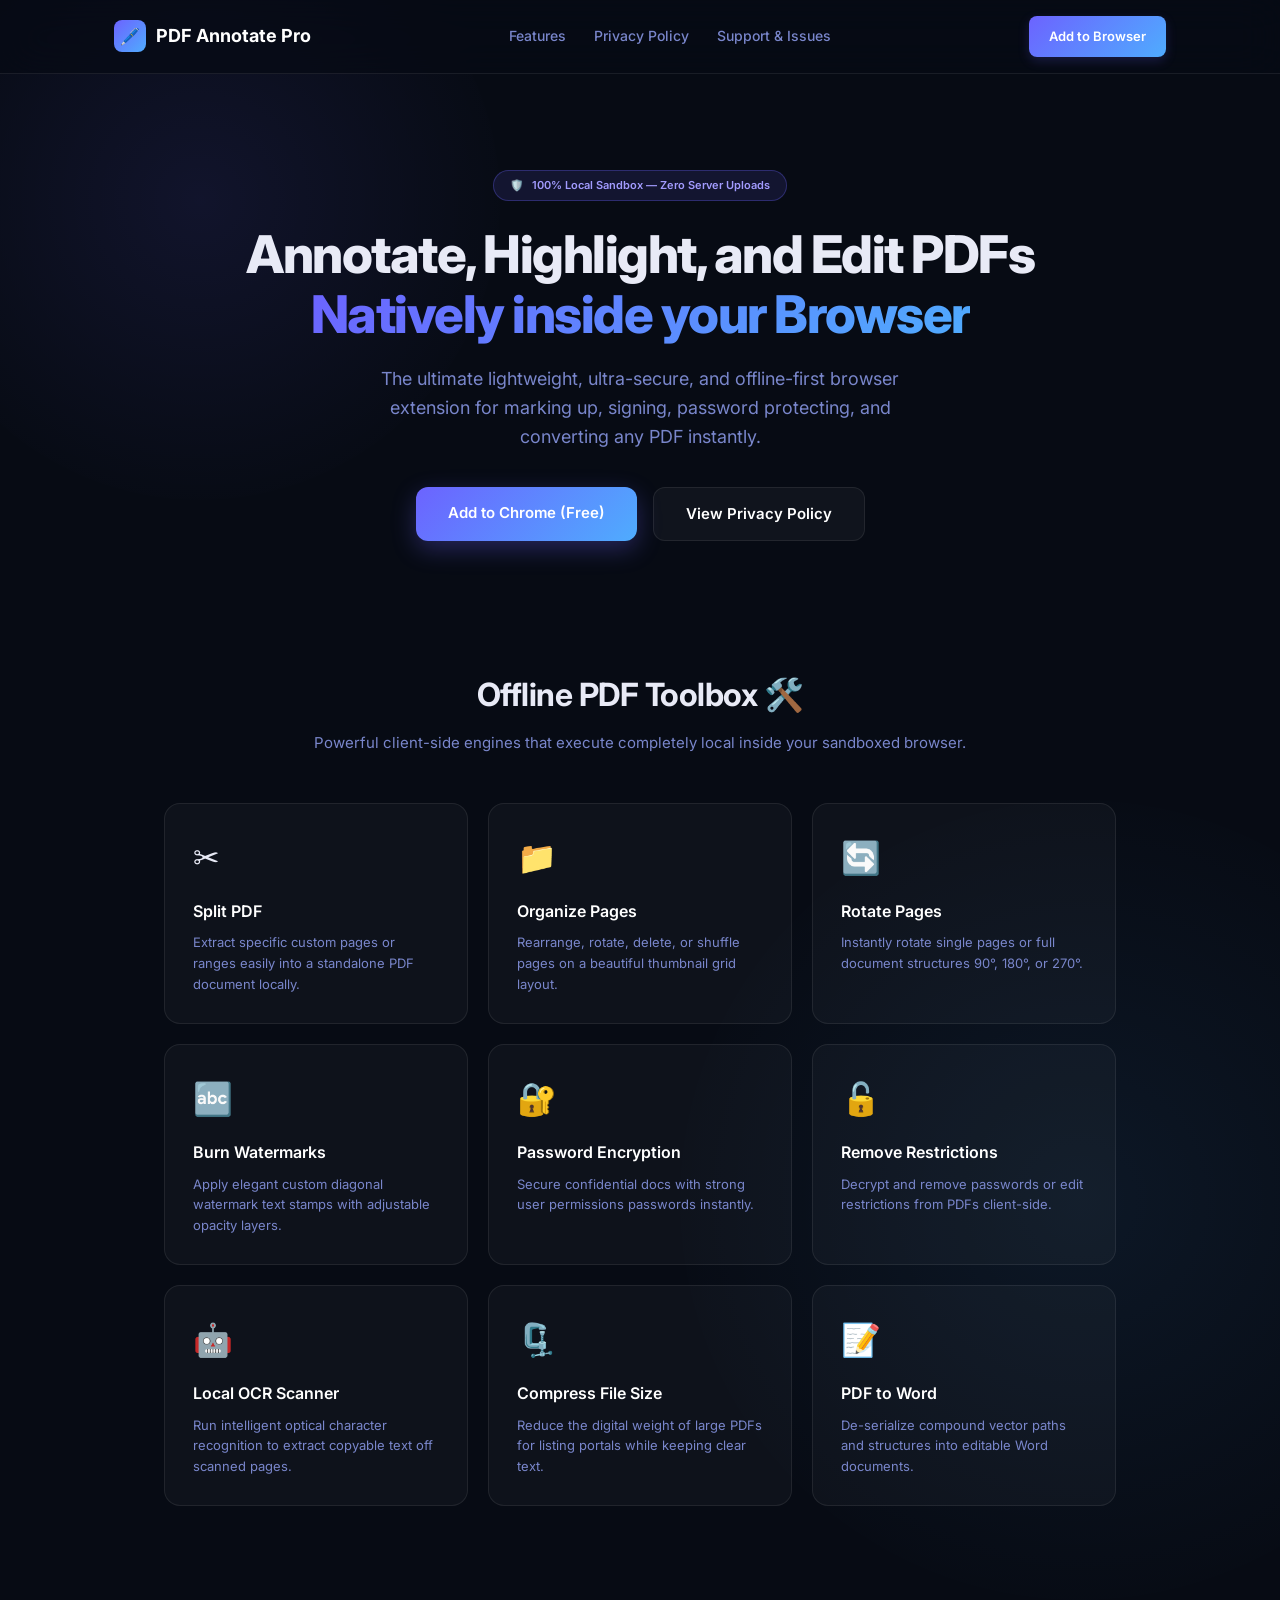
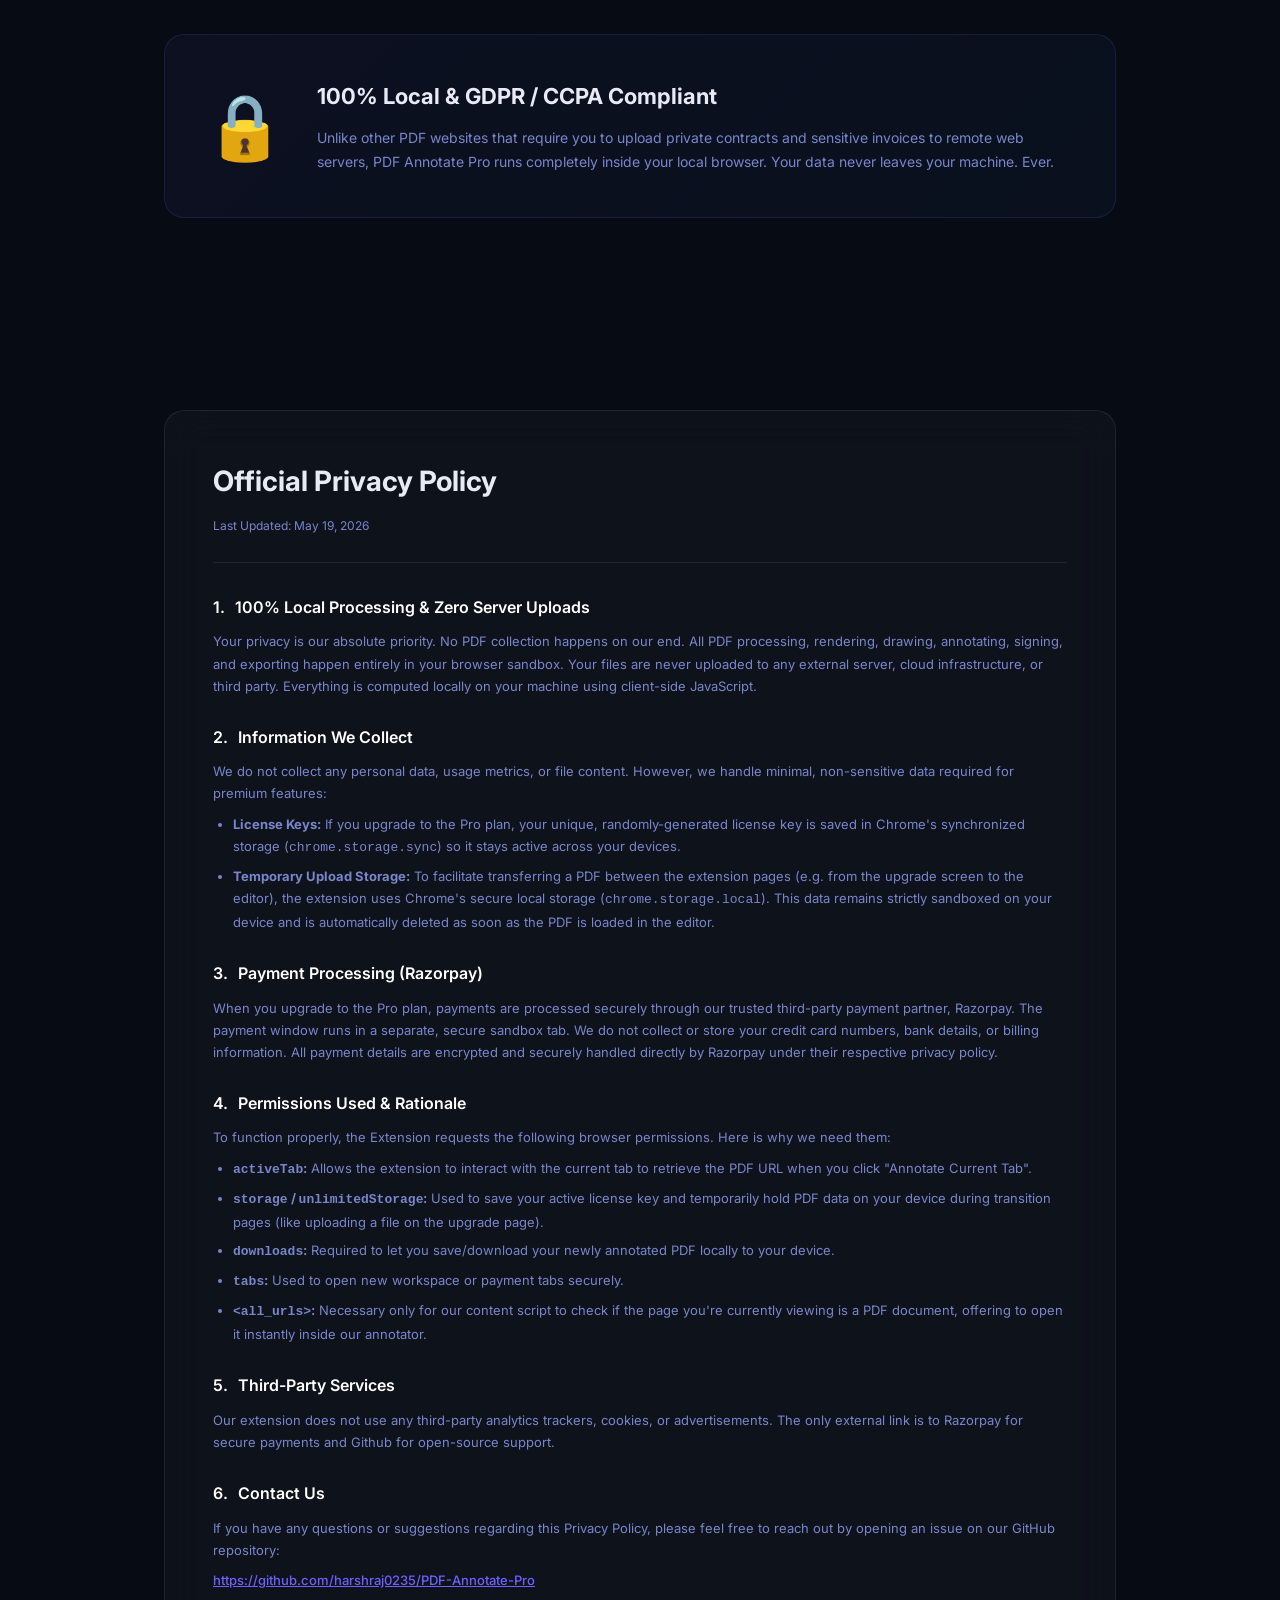
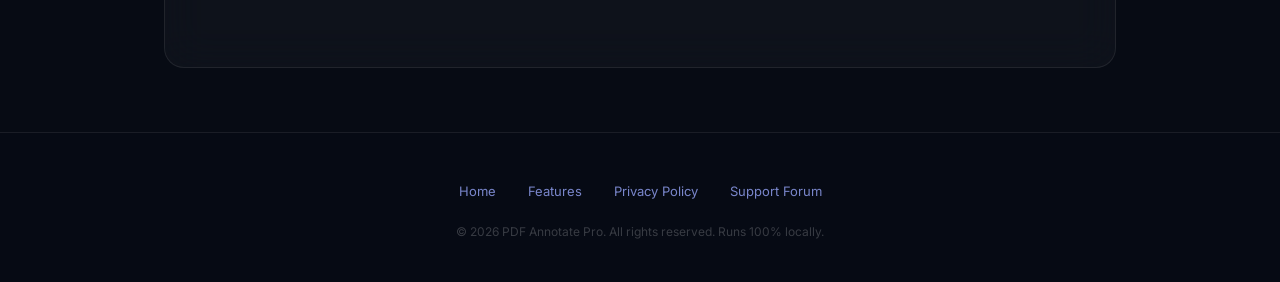
<file: index.html>
<!DOCTYPE html>
<html lang="en">
<head>
  <meta charset="UTF-8" />
  <meta name="viewport" content="width=device-width, initial-scale=1.0" />
  <title>PDF Annotate Pro — Elegant, Local & Private PDF Editor</title>
  <link href="https://fonts.googleapis.com/css2?family=Inter:wght@300;400;500;600;700;800&display=swap" rel="stylesheet" />
  <style>
    *, *::before, *::after { margin: 0; padding: 0; box-sizing: border-box; }
    
    :root {
      --bg: #070b14;
      --surface: #0f1424;
      --primary: #6c63ff;
      --accent: #4facfe;
      --text: #e8eaf6;
      --muted: #7986cb;
      --success: #00e5a0;
      --danger: #ff6584;
      --glass: rgba(255, 255, 255, 0.03);
      --glass-border: rgba(255, 255, 255, 0.08);
      --glass-hover: rgba(255, 255, 255, 0.06);
    }

    body {
      background: var(--bg);
      color: var(--text);
      font-family: 'Inter', system-ui, sans-serif;
      line-height: 1.6;
      overflow-x: hidden;
      scroll-behavior: smooth;
    }

    /* Ambient glow backgrounds */
    .bg-glow-1 {
      position: absolute; top: -100px; left: -100px;
      width: 600px; height: 600px; border-radius: 50%;
      background: radial-gradient(circle, rgba(108, 99, 255, 0.1) 0%, transparent 75%);
      pointer-events: none; z-index: 0;
    }
    .bg-glow-2 {
      position: absolute; top: 800px; right: -200px;
      width: 800px; height: 800px; border-radius: 50%;
      background: radial-gradient(circle, rgba(79, 172, 254, 0.08) 0%, transparent 75%);
      pointer-events: none; z-index: 0;
    }

    /* Navigation */
    header {
      position: sticky; top: 0; z-index: 100;
      background: rgba(7, 11, 20, 0.7);
      backdrop-filter: blur(20px);
      border-bottom: 1px solid var(--glass-border);
    }
    .nav-container {
      max-width: 1100px; margin: 0 auto;
      padding: 16px 24px;
      display: flex; justify-content: space-between; align-items: center;
    }
    .logo {
      display: flex; align-items: center; gap: 10px;
      font-weight: 700; font-size: 18px; color: #fff;
      text-decoration: none;
    }
    .logo-icon {
      width: 32px; height: 32px;
      background: linear-gradient(135deg, var(--primary), var(--accent));
      border-radius: 8px;
      display: flex; align-items: center; justify-content: center;
      font-size: 16px; font-weight: bold;
    }
    .nav-links {
      display: flex; align-items: center; gap: 28px;
    }
    .nav-link {
      color: var(--muted); text-decoration: none; font-size: 14px;
      font-weight: 500; transition: color 0.2s;
    }
    .nav-link:hover { color: #fff; }
    .btn-nav-download {
      padding: 10px 20px; font-size: 13px; font-weight: 600;
      border-radius: 8px; border: none; cursor: pointer;
      background: linear-gradient(135deg, var(--primary), var(--accent));
      color: #fff; text-decoration: none; transition: transform 0.2s, box-shadow 0.2s;
      box-shadow: 0 4px 12px rgba(108, 99, 255, 0.2);
    }
    .btn-nav-download:hover {
      transform: translateY(-1px);
      box-shadow: 0 6px 18px rgba(108, 99, 255, 0.35);
    }

    /* Hero Section */
    .hero {
      max-width: 900px; margin: 0 auto;
      padding: 96px 24px 64px; text-align: center;
      position: relative; z-index: 1;
    }
    .hero-badge {
      display: inline-flex; align-items: center; gap: 8px;
      padding: 6px 16px; border-radius: 20px;
      background: rgba(108, 99, 255, 0.12);
      border: 1px solid rgba(108, 99, 255, 0.3);
      color: #a29bfe; font-size: 11px; font-weight: 600;
      margin-bottom: 24px;
    }
    .hero h1 {
      font-size: 52px; font-weight: 800; line-height: 1.15;
      letter-spacing: -1.5px; margin-bottom: 20px;
    }
    .hero h1 span {
      background: linear-gradient(135deg, var(--primary), var(--accent));
      -webkit-background-clip: text; -webkit-text-fill-color: transparent;
    }
    .hero p {
      font-size: 18px; color: var(--muted); max-width: 580px;
      margin: 0 auto 36px; line-height: 1.6;
    }
    .hero-actions {
      display: flex; justify-content: center; gap: 16px;
    }
    .btn-hero {
      padding: 14px 32px; font-size: 15px; font-weight: 600;
      border-radius: 12px; cursor: pointer; text-decoration: none;
      transition: all 0.2s;
    }
    .btn-hero-primary {
      background: linear-gradient(135deg, var(--primary), var(--accent));
      color: #fff; box-shadow: 0 8px 24px rgba(108, 99, 255, 0.3);
      border: none;
    }
    .btn-hero-primary:hover {
      transform: translateY(-2px);
      box-shadow: 0 12px 32px rgba(108, 99, 255, 0.45);
    }
    .btn-hero-secondary {
      background: rgba(255, 255, 255, 0.04);
      color: #fff; border: 1px solid var(--glass-border);
    }
    .btn-hero-secondary:hover {
      background: rgba(255, 255, 255, 0.08);
      border-color: rgba(255, 255, 255, 0.15);
    }

    /* Core Features Grid */
    .section-wrap {
      max-width: 1000px; margin: 0 auto;
      padding: 64px 24px; position: relative; z-index: 1;
    }
    .section-title {
      text-align: center; margin-bottom: 48px;
    }
    .section-title h2 {
      font-size: 32px; font-weight: 700; margin-bottom: 10px;
      letter-spacing: -0.5px;
    }
    .section-title p {
      font-size: 15px; color: var(--muted);
    }

    .features-grid {
      display: grid; grid-template-columns: repeat(auto-fit, minmax(280px, 1fr));
      gap: 20px;
    }
    .feature-card {
      background: var(--glass);
      border: 1px solid var(--glass-border);
      border-radius: 16px; padding: 28px;
      transition: transform 0.2s, border-color 0.2s;
    }
    .feature-card:hover {
      transform: translateY(-2px);
      border-color: rgba(108, 99, 255, 0.25);
      background: rgba(255, 255, 255, 0.04);
    }
    .feature-icon {
      font-size: 32px; margin-bottom: 16px;
      display: inline-block;
    }
    .feature-name {
      font-size: 16px; font-weight: 600; margin-bottom: 8px;
      color: #fff;
    }
    .feature-desc {
      font-size: 13px; color: var(--muted); line-height: 1.6;
    }

    /* Privacy banner */
    .privacy-highlight-box {
      background: linear-gradient(135deg, rgba(108, 99, 255, 0.06) 0%, rgba(79, 172, 254, 0.04) 100%);
      border: 1px solid rgba(108, 99, 255, 0.15);
      border-radius: 20px; padding: 40px;
      display: flex; gap: 32px; align-items: center;
      margin-bottom: 64px;
    }
    .privacy-highlight-icon {
      font-size: 64px;
    }
    .privacy-highlight-content h3 {
      font-size: 22px; font-weight: 700; margin-bottom: 12px;
    }
    .privacy-highlight-content p {
      font-size: 14px; color: var(--muted); line-height: 1.7;
    }

    /* Privacy Policy Content Section */
    .privacy-doc-section {
      background: var(--glass);
      border: 1px solid var(--glass-border);
      border-radius: 20px; padding: 48px;
      backdrop-filter: blur(20px);
    }
    .privacy-header {
      border-bottom: 1px solid var(--glass-border);
      padding-bottom: 24px; margin-bottom: 32px;
    }
    .privacy-header h2 {
      font-size: 28px; font-weight: 700; margin-bottom: 8px;
    }
    .privacy-header .meta {
      font-size: 12px; color: var(--muted);
    }
    .policy-block {
      margin-bottom: 28px;
    }
    .policy-block h3 {
      font-size: 16px; font-weight: 600; margin-bottom: 10px;
      color: #fff; display: flex; align-items: center; gap: 10px;
    }
    .policy-block p, .policy-block li {
      font-size: 13px; color: var(--muted); line-height: 1.7;
    }
    .policy-block ul {
      padding-left: 20px; margin-top: 8px;
    }
    .policy-block li {
      margin-bottom: 6px;
    }

    /* Footer */
    footer {
      border-top: 1px solid var(--glass-border);
      padding: 48px 24px; text-align: center;
      background: rgba(7, 11, 20, 0.5);
    }
    .footer-container {
      max-width: 1000px; margin: 0 auto;
    }
    .footer-links {
      display: flex; justify-content: center; gap: 32px; margin-bottom: 20px;
    }
    .footer-link {
      color: var(--muted); text-decoration: none; font-size: 13px;
      transition: color 0.2s;
    }
    .footer-link:hover { color: #fff; }
    .copyright {
      font-size: 12px; color: rgba(255, 255, 255, 0.2);
    }

    /* Responsive */
    @media (max-width: 768px) {
      .hero h1 { font-size: 38px; }
      .privacy-highlight-box { flex-direction: column; text-align: center; padding: 28px; gap: 16px; }
      .privacy-doc-section { padding: 24px; }
      .nav-links { display: none; }
    }
  </style>
</head>
<body>

  <div class="bg-glow-1"></div>
  <div class="bg-glow-2"></div>

  <!-- Header -->
  <header>
    <div class="nav-container">
      <a href="#" class="logo">
        <div class="logo-icon">🖊️</div>
        <span>PDF Annotate Pro</span>
      </a>
      <div class="nav-links">
        <a href="#features" class="nav-link">Features</a>
        <a href="#privacy" class="nav-link">Privacy Policy</a>
        <a href="https://github.com/harshraj0235/PDF-Annotate-Pro/issues" target="_blank" class="nav-link">Support & Issues</a>
      </div>
      <a href="https://github.com/harshraj0235/PDF-Annotate-Pro" target="_blank" class="btn-nav-download">Add to Browser</a>
    </div>
  </header>

  <!-- Hero -->
  <section class="hero">
    <div class="hero-badge">
      <span>🛡️</span> 100% Local Sandbox — Zero Server Uploads
    </div>
    <h1>Annotate, Highlight, and Edit PDFs<br/><span>Natively inside your Browser</span></h1>
    <p>The ultimate lightweight, ultra-secure, and offline-first browser extension for marking up, signing, password protecting, and converting any PDF instantly.</p>
    <div class="hero-actions">
      <a href="https://github.com/harshraj0235/PDF-Annotate-Pro" target="_blank" class="btn-hero btn-hero-primary">Add to Chrome (Free)</a>
      <a href="#privacy" class="btn-hero btn-hero-secondary">View Privacy Policy</a>
    </div>
  </section>

  <!-- Features -->
  <section class="section-wrap" id="features">
    <div class="section-title">
      <h2>Offline PDF Toolbox 🛠️</h2>
      <p>Powerful client-side engines that execute completely local inside your sandboxed browser.</p>
    </div>
    
    <div class="features-grid">
      <div class="feature-card">
        <span class="feature-icon">✂️</span>
        <h4 class="feature-name">Split PDF</h4>
        <p class="feature-desc">Extract specific custom pages or ranges easily into a standalone PDF document locally.</p>
      </div>
      <div class="feature-card">
        <span class="feature-icon">📁</span>
        <h4 class="feature-name">Organize Pages</h4>
        <p class="feature-desc">Rearrange, rotate, delete, or shuffle pages on a beautiful thumbnail grid layout.</p>
      </div>
      <div class="feature-card">
        <span class="feature-icon">🔄</span>
        <h4 class="feature-name">Rotate Pages</h4>
        <p class="feature-desc">Instantly rotate single pages or full document structures 90°, 180°, or 270°.</p>
      </div>
      <div class="feature-card">
        <span class="feature-icon">🔤</span>
        <h4 class="feature-name">Burn Watermarks</h4>
        <p class="feature-desc">Apply elegant custom diagonal watermark text stamps with adjustable opacity layers.</p>
      </div>
      <div class="feature-card">
        <span class="feature-icon">🔐</span>
        <h4 class="feature-name">Password Encryption</h4>
        <p class="feature-desc">Secure confidential docs with strong user permissions passwords instantly.</p>
      </div>
      <div class="feature-card">
        <span class="feature-icon">🔓</span>
        <h4 class="feature-name">Remove Restrictions</h4>
        <p class="feature-desc">Decrypt and remove passwords or edit restrictions from PDFs client-side.</p>
      </div>
      <div class="feature-card">
        <span class="feature-icon">🤖</span>
        <h4 class="feature-name">Local OCR Scanner</h4>
        <p class="feature-desc">Run intelligent optical character recognition to extract copyable text off scanned pages.</p>
      </div>
      <div class="feature-card">
        <span class="feature-icon">🗜️</span>
        <h4 class="feature-name">Compress File Size</h4>
        <p class="feature-desc">Reduce the digital weight of large PDFs for listing portals while keeping clear text.</p>
      </div>
      <div class="feature-card">
        <span class="feature-icon">📝</span>
        <h4 class="feature-name">PDF to Word</h4>
        <p class="feature-desc">De-serialize compound vector paths and structures into editable Word documents.</p>
      </div>
    </div>
  </section>

  <!-- Privacy Highlight Box -->
  <section class="section-wrap">
    <div class="privacy-highlight-box">
      <div class="privacy-highlight-icon">🔒</div>
      <div class="privacy-highlight-content">
        <h3>100% Local & GDPR / CCPA Compliant</h3>
        <p>Unlike other PDF websites that require you to upload private contracts and sensitive invoices to remote web servers, PDF Annotate Pro runs completely inside your local browser. Your data never leaves your machine. Ever.</p>
      </div>
    </div>
  </section>

  <!-- Official Privacy Policy Doc -->
  <section class="section-wrap" id="privacy">
    <div class="privacy-doc-section">
      <div class="privacy-header">
        <h2>Official Privacy Policy</h2>
        <span class="meta">Last Updated: May 19, 2026</span>
      </div>

      <div class="policy-block">
        <h3><span>1.</span> 100% Local Processing & Zero Server Uploads</h3>
        <p>Your privacy is our absolute priority. No PDF collection happens on our end. All PDF processing, rendering, drawing, annotating, signing, and exporting happen entirely in your browser sandbox. Your files are never uploaded to any external server, cloud infrastructure, or third party. Everything is computed locally on your machine using client-side JavaScript.</p>
      </div>

      <div class="policy-block">
        <h3><span>2.</span> Information We Collect</h3>
        <p>We do not collect any personal data, usage metrics, or file content. However, we handle minimal, non-sensitive data required for premium features:</p>
        <ul>
          <li><strong>License Keys:</strong> If you upgrade to the Pro plan, your unique, randomly-generated license key is saved in Chrome's synchronized storage (<code>chrome.storage.sync</code>) so it stays active across your devices.</li>
          <li><strong>Temporary Upload Storage:</strong> To facilitate transferring a PDF between the extension pages (e.g. from the upgrade screen to the editor), the extension uses Chrome's secure local storage (<code>chrome.storage.local</code>). This data remains strictly sandboxed on your device and is automatically deleted as soon as the PDF is loaded in the editor.</li>
        </ul>
      </div>

      <div class="policy-block">
        <h3><span>3.</span> Payment Processing (Razorpay)</h3>
        <p>When you upgrade to the Pro plan, payments are processed securely through our trusted third-party payment partner, Razorpay. The payment window runs in a separate, secure sandbox tab. We do not collect or store your credit card numbers, bank details, or billing information. All payment details are encrypted and securely handled directly by Razorpay under their respective privacy policy.</p>
      </div>

      <div class="policy-block">
        <h3><span>4.</span> Permissions Used & Rationale</h3>
        <p>To function properly, the Extension requests the following browser permissions. Here is why we need them:</p>
        <ul>
          <li><strong><code>activeTab</code>:</strong> Allows the extension to interact with the current tab to retrieve the PDF URL when you click "Annotate Current Tab".</li>
          <li><strong><code>storage</code> / <code>unlimitedStorage</code>:</strong> Used to save your active license key and temporarily hold PDF data on your device during transition pages (like uploading a file on the upgrade page).</li>
          <li><strong><code>downloads</code>:</strong> Required to let you save/download your newly annotated PDF locally to your device.</li>
          <li><strong><code>tabs</code>:</strong> Used to open new workspace or payment tabs securely.</li>
          <li><strong><code>&lt;all_urls&gt;</code>:</strong> Necessary only for our content script to check if the page you're currently viewing is a PDF document, offering to open it instantly inside our annotator.</li>
        </ul>
      </div>

      <div class="policy-block">
        <h3><span>5.</span> Third-Party Services</h3>
        <p>Our extension does not use any third-party analytics trackers, cookies, or advertisements. The only external link is to Razorpay for secure payments and Github for open-source support.</p>
      </div>

      <div class="policy-block">
        <h3><span>6.</span> Contact Us</h3>
        <p>If you have any questions or suggestions regarding this Privacy Policy, please feel free to reach out by opening an issue on our GitHub repository:</p>
        <p style="margin-top: 8px;"><a href="https://github.com/harshraj0235/PDF-Annotate-Pro" target="_blank" style="color: var(--primary); text-decoration: underline; font-weight: 500;">https://github.com/harshraj0235/PDF-Annotate-Pro</a></p>
      </div>
    </div>
  </section>

  <!-- Footer -->
  <footer>
    <div class="footer-container">
      <div class="footer-links">
        <a href="#" class="footer-link">Home</a>
        <a href="#features" class="footer-link">Features</a>
        <a href="#privacy" class="footer-link">Privacy Policy</a>
        <a href="https://github.com/harshraj0235/PDF-Annotate-Pro/issues" target="_blank" class="footer-link">Support Forum</a>
      </div>
      <div class="copyright">
        &copy; 2026 PDF Annotate Pro. All rights reserved. Runs 100% locally.
      </div>
    </div>
  </footer>

</body>
</html>
</file>
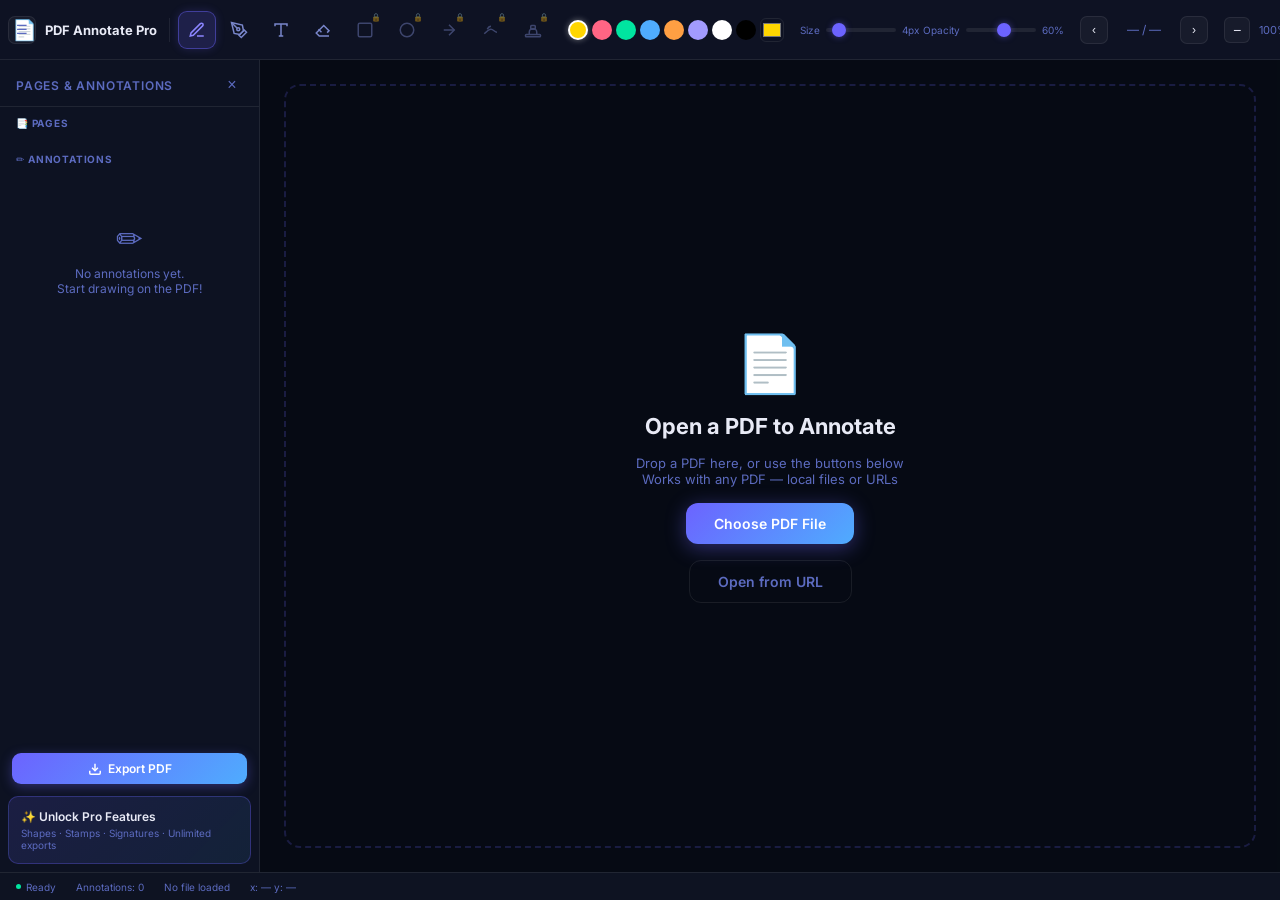
<file: annotator/annotator.html>
<!DOCTYPE html>
<html lang="en">
<head>
  <meta charset="UTF-8" />
  <meta name="viewport" content="width=device-width, initial-scale=1.0" />
  <title>PDF Annotate Pro</title>
  <link rel="stylesheet" href="annotator.css" />
</head>
<body>
<div id="app">

  <!-- ══ TOP TOOLBAR ══════════════════════════════════════════════ -->
  <div id="toolbar">
    <button id="sidebar-toggle" title="Toggle Sidebar">☰</button>

    <div class="tb-logo">
      <span class="tb-logo-icon">📄</span>
      <span class="tb-logo-text">PDF Annotate Pro</span>
    </div>

    <!-- Drawing Tools -->
    <button class="tool-btn active" id="tool-highlight" data-tool="highlight" data-tip="Highlight (H)">
      <svg viewBox="0 0 24 24" fill="none" stroke="currentColor" stroke-width="2"><path d="M12 20h9"/><path d="M16.5 3.5a2.121 2.121 0 0 1 3 3L7 19l-4 1 1-4L16.5 3.5z"/></svg>
    </button>

    <button class="tool-btn" id="tool-pen" data-tool="pen" data-tip="Freehand Pen (P)">
      <svg viewBox="0 0 24 24" fill="none" stroke="currentColor" stroke-width="2"><path d="M12 19l7-7 3 3-7 7-3-3z"/><path d="M18 13l-1.5-7.5L2 2l3.5 14.5L13 18l5-5z"/><path d="M2 2l7.586 7.586"/><circle cx="11" cy="11" r="2"/></svg>
    </button>

    <button class="tool-btn" id="tool-text" data-tool="text" data-tip="Text Note (T)">
      <svg viewBox="0 0 24 24" fill="none" stroke="currentColor" stroke-width="2"><polyline points="4 7 4 4 20 4 20 7"/><line x1="9" y1="20" x2="15" y2="20"/><line x1="12" y1="4" x2="12" y2="20"/></svg>
    </button>

    <button class="tool-btn" id="tool-eraser" data-tool="eraser" data-tip="Eraser (E)">
      <svg viewBox="0 0 24 24" fill="none" stroke="currentColor" stroke-width="2"><path d="M20 20H7L3 16l10-10 7 7-2.5 2.5"/><path d="M6 11l4 4"/></svg>
    </button>

    <!-- Pro Tools -->
    <button class="tool-btn locked" id="tool-rect" data-tool="rect" data-tip="Rectangle (R)" title="Rectangle">
      <svg viewBox="0 0 24 24" fill="none" stroke="currentColor" stroke-width="2"><rect x="3" y="3" width="18" height="18" rx="2"/></svg>
      <span class="lock-badge">🔒</span>
    </button>

    <button class="tool-btn locked" id="tool-circle" data-tool="circle" data-tip="Circle (C)" title="Circle">
      <svg viewBox="0 0 24 24" fill="none" stroke="currentColor" stroke-width="2"><circle cx="12" cy="12" r="9"/></svg>
      <span class="lock-badge">🔒</span>
    </button>

    <button class="tool-btn locked" id="tool-arrow" data-tool="arrow" data-tip="Arrow (A)" title="Arrow">
      <svg viewBox="0 0 24 24" fill="none" stroke="currentColor" stroke-width="2"><line x1="5" y1="12" x2="19" y2="12"/><polyline points="12 5 19 12 12 19"/></svg>
      <span class="lock-badge">🔒</span>
    </button>

    <button class="tool-btn locked" id="tool-signature" data-tool="signature" data-tip="Signature (S)" title="Signature">
      <svg viewBox="0 0 24 24" fill="none" stroke="currentColor" stroke-width="2"><path d="M3 17c3-3 6-6 9-6s5 4 8 4"/><path d="M7 11c1-2 3-4 5-4"/></svg>
      <span class="lock-badge">🔒</span>
    </button>

    <button class="tool-btn locked" id="tool-stamp" data-tool="stamp" data-tip="Stamp (Pro)" title="Stamp">
      <svg viewBox="0 0 24 24" fill="none" stroke="currentColor" stroke-width="2"><rect x="2" y="18" width="20" height="3" rx="1"/><path d="M7 18V15a5 5 0 0110 0v3"/><rect x="9" y="6" width="6" height="5" rx="1"/></svg>
      <span class="lock-badge">🔒</span>
    </button>

    <div class="tb-sep"></div>

    <!-- Colors -->
    <div class="color-row" id="color-row">
      <div class="color-dot active" style="background:#ffd600" data-color="#ffd600" title="Yellow"></div>
      <div class="color-dot" style="background:#ff6584" data-color="#ff6584" title="Red"></div>
      <div class="color-dot" style="background:#00e5a0" data-color="#00e5a0" title="Green"></div>
      <div class="color-dot" style="background:#4facfe" data-color="#4facfe" title="Blue"></div>
      <div class="color-dot" style="background:#ff9f43" data-color="#ff9f43" title="Orange"></div>
      <div class="color-dot" style="background:#a29bfe" data-color="#a29bfe" title="Purple"></div>
      <div class="color-dot" style="background:#ffffff" data-color="#ffffff" title="White"></div>
      <div class="color-dot" style="background:#000000" data-color="#000000" title="Black"></div>
      <input type="color" id="custom-color" value="#ffd600" title="Custom color" />
    </div>

    <div class="tb-sep"></div>

    <!-- Stroke Size -->
    <div class="slider-wrap">
      <span class="slider-label">Size</span>
      <input type="range" id="stroke-size" min="1" max="30" value="4" />
      <span class="slider-label" id="stroke-size-val">4px</span>
    </div>

    <!-- Opacity -->
    <div class="slider-wrap">
      <span class="slider-label">Opacity</span>
      <input type="range" id="opacity-slider" min="10" max="100" value="60" />
      <span class="slider-label" id="opacity-val">60%</span>
    </div>

    <div class="tb-sep"></div>

    <!-- Page Nav -->
    <div class="page-nav">
      <button class="page-nav-btn" id="btn-prev" title="Previous page (←)">‹</button>
      <span id="page-info">— / —</span>
      <button class="page-nav-btn" id="btn-next" title="Next page (→)">›</button>
    </div>

    <div class="tb-sep"></div>

    <!-- Zoom -->
    <div class="zoom-row">
      <button class="zoom-btn" id="btn-zoom-out" title="Zoom out (-)">−</button>
      <span id="zoom-label">100%</span>
      <button class="zoom-btn" id="btn-zoom-in" title="Zoom in (+)">+</button>
      <button class="zoom-btn" id="btn-fit-page" title="Fit to page">⊡</button>
    </div>

    <!-- Undo / Redo -->
    <div class="tb-sep"></div>
    <button class="tool-btn" id="btn-undo" data-tip="Undo (Ctrl+Z)">
      <svg viewBox="0 0 24 24" fill="none" stroke="currentColor" stroke-width="2"><polyline points="9 14 4 9 9 4"/><path d="M20 20v-7a4 4 0 0 0-4-4H4"/></svg>
    </button>
    <button class="tool-btn" id="btn-redo" data-tip="Redo (Ctrl+Y)">
      <svg viewBox="0 0 24 24" fill="none" stroke="currentColor" stroke-width="2"><polyline points="15 14 20 9 15 4"/><path d="M4 20v-7a4 4 0 0 1 4-4h12"/></svg>
    </button>

    <!-- Right Side Actions -->
    <div class="tb-right">
      <!-- Advanced Action Buttons -->
      <button class="action-btn" id="btn-pro-toolbox" title="Advanced PDF Tools Dashboard" style="font-size: 11.5px; background: rgba(108,99,255,0.2); border: 1px solid rgba(108,99,255,0.45); color: #fff; padding: 5px 12px; border-radius: 6px; display: inline-flex; align-items: center; gap: 6px; cursor: pointer; transition: all 0.2s; font-weight: 600; margin-right: 4px;">🛠️ Tools</button>
      <button class="action-btn" id="btn-dark-mode" title="Dark Mode (D)">🌙</button>
      <button class="action-btn" id="btn-rotate" title="Rotate Page (Shift+R)">🔄</button>
      <button class="action-btn" id="btn-clear-all" title="Clear All Annotations">🗑️</button>
      <button class="action-btn" id="btn-print" title="Print (Ctrl+P)">🖨️</button>
      <button class="action-btn" id="btn-fullscreen" title="Fullscreen (F11)">⛶</button>
      <button class="action-btn" id="btn-shortcuts" title="Keyboard Shortcuts (?)">⌨️</button>
      <div class="tb-sep"></div>
      <div class="plan-chip" id="plan-chip">Free · 5 exports/mo</div>
    </div>
  </div>

  <!-- ══ BODY ROW ══════════════════════════════════════════════════ -->
  <div id="body-row">

    <!-- Sidebar -->
    <div id="sidebar">
      <div class="sidebar-header">
        <span class="sidebar-title">Pages & Annotations</span>
        <button class="sidebar-close" id="sidebar-close-btn">×</button>
      </div>

      <!-- Page Thumbnails -->
      <div class="sidebar-section-title">📑 Pages</div>
      <div id="page-thumbs" class="page-thumbs-container"></div>

      <div class="sidebar-section-title">✏️ Annotations</div>
      <div id="ann-list">
        <div class="sidebar-empty" id="ann-empty">
          <div class="icon">✏️</div>
          <div>No annotations yet.<br/>Start drawing on the PDF!</div>
        </div>
      </div>
      <button class="btn-export" id="btn-export" style="width: calc(100% - 24px); margin: 12px; margin-top: auto; justify-content: center;">
        <svg width="14" height="14" viewBox="0 0 24 24" fill="none" stroke="currentColor" stroke-width="2.5"><path d="M21 15v4a2 2 0 0 1-2 2H5a2 2 0 0 1-2-2v-4"/><polyline points="7 10 12 15 17 10"/><line x1="12" y1="15" x2="12" y2="3"/></svg>
        Export PDF
      </button>
      <div class="sidebar-pro-banner" id="sidebar-pro-banner" style="margin-top: 0;">
        <div class="banner-title">✨ Unlock Pro Features</div>
        <div class="banner-sub">Shapes · Stamps · Signatures · Unlimited exports</div>
      </div>
    </div>

    <!-- Canvas Area -->
    <div id="canvas-area">

      <!-- Drop Zone (shown when no PDF loaded) -->
      <div id="dropzone">
        <div class="drop-dashed"></div>
        <div class="drop-icon">📄</div>
        <div class="drop-title">Open a PDF to Annotate</div>
        <div class="drop-sub">Drop a PDF here, or use the buttons below<br/>Works with any PDF — local files or URLs</div>
        <button class="drop-btn" id="drop-open-btn">
          Choose PDF File
        </button>
        <button class="drop-btn drop-btn-secondary" id="drop-url-btn">
          Open from URL
        </button>
      </div>

      <!-- Canvas Wrapper -->
      <div id="canvas-wrap" style="display:none">
        <canvas id="pdf-canvas"></canvas>
        <canvas id="ann-canvas"></canvas>
        <textarea id="text-input-overlay" placeholder="Type here..."></textarea>
      </div>

      <!-- Loading -->
      <div id="loading" class="hidden">
        <div class="spinner"></div>
        <div class="loading-text">Loading PDF…</div>
      </div>
    </div>
  </div>

  <!-- ══ STATUS BAR ════════════════════════════════════════════════ -->
  <div id="statusbar">
    <div class="status-item"><div class="status-dot"></div><span id="status-text">Ready</span></div>
    <div class="status-item" id="status-ann-count">Annotations: 0</div>
    <div class="status-item" id="status-file-name">No file loaded</div>
    <div class="status-item" id="status-coords">x: — y: —</div>
  </div>
</div>

<!-- ══ UPGRADE MODAL ════════════════════════════════════════════════ -->
<div id="upgrade-modal" class="hidden">
  <div class="modal-box">
    <div class="modal-badge">⚡ PDF Annotate Pro</div>
    <div class="modal-title">Upgrade to Pro</div>
    <div class="modal-sub">Upgrade for unlimited exports + all advanced tools.</div>

    <div class="modal-features">
      <div class="modal-feature"><span class="check">✓</span> Unlimited PDF exports</div>
      <div class="modal-feature"><span class="check">✓</span> Signature tool (draw or type)</div>
      <div class="modal-feature"><span class="check">✓</span> Shapes: Rectangle, Circle, Arrow</div>
      <div class="modal-feature"><span class="check">✓</span> Stamp library</div>
      <div class="modal-feature"><span class="check">✓</span> Dark mode for PDFs</div>
      <div class="modal-feature"><span class="check">✓</span> Page rotation & management</div>
      <div class="modal-feature"><span class="check">✓</span> All future updates free</div>
    </div>

    <button class="modal-btn" id="modal-upgrade-btn">Get Pro — ₹499 →</button>
    <div class="modal-close-row">
      <button class="modal-close-btn" id="modal-close-btn">Maybe later — I'll keep the free plan</button>
    </div>
  </div>
</div>

<!-- ══ SIGNATURE MODAL ════════════════════════════════════════════ -->
<div id="sig-modal" class="hidden">
  <div class="modal-box">
    <div class="modal-badge">✍️ Add Signature</div>
    <div class="modal-title" style="font-size:18px;margin-bottom:16px;">Draw your signature</div>
    <canvas id="sig-canvas" width="460" height="160"></canvas>
    <div class="sig-actions">
      <button class="sig-btn" id="sig-clear-btn">Clear</button>
      <button class="sig-btn" id="sig-cancel-btn">Cancel</button>
      <button class="sig-btn primary" id="sig-confirm-btn">Place Signature</button>
    </div>
  </div>
</div>

<!-- ══ STAMP MODAL ════════════════════════════════════════════════ -->
<div id="stamp-modal" class="hidden">
  <div class="modal-box">
    <div class="modal-badge">📌 Stamp Library</div>
    <div class="modal-title" style="font-size:18px;margin-bottom:16px;">Choose a stamp</div>
    <div class="stamp-grid" id="stamp-grid">
      <div class="stamp-item" data-stamp="APPROVED" data-color="#00e5a0">
        <span style="color:#00e5a0;font-weight:800;font-size:16px;border:3px solid #00e5a0;padding:6px 16px;border-radius:6px;">APPROVED</span>
      </div>
      <div class="stamp-item" data-stamp="REJECTED" data-color="#ff6584">
        <span style="color:#ff6584;font-weight:800;font-size:16px;border:3px solid #ff6584;padding:6px 16px;border-radius:6px;">REJECTED</span>
      </div>
      <div class="stamp-item" data-stamp="DRAFT" data-color="#ffd600">
        <span style="color:#ffd600;font-weight:800;font-size:16px;border:3px solid #ffd600;padding:6px 16px;border-radius:6px;">DRAFT</span>
      </div>
      <div class="stamp-item" data-stamp="CONFIDENTIAL" data-color="#ff9f43">
        <span style="color:#ff9f43;font-weight:800;font-size:14px;border:3px solid #ff9f43;padding:6px 12px;border-radius:6px;">CONFIDENTIAL</span>
      </div>
      <div class="stamp-item" data-stamp="REVIEWED" data-color="#4facfe">
        <span style="color:#4facfe;font-weight:800;font-size:16px;border:3px solid #4facfe;padding:6px 16px;border-radius:6px;">REVIEWED</span>
      </div>
      <div class="stamp-item" data-stamp="FINAL" data-color="#a29bfe">
        <span style="color:#a29bfe;font-weight:800;font-size:16px;border:3px solid #a29bfe;padding:6px 16px;border-radius:6px;">FINAL</span>
      </div>
      <div class="stamp-item" data-stamp="URGENT" data-color="#ff3838">
        <span style="color:#ff3838;font-weight:800;font-size:16px;border:3px solid #ff3838;padding:6px 16px;border-radius:6px;">⚠ URGENT</span>
      </div>
      <div class="stamp-item" data-stamp="SIGN HERE" data-color="#00e5a0">
        <span style="color:#00e5a0;font-weight:800;font-size:14px;border:3px solid #00e5a0;padding:6px 12px;border-radius:6px;">✍ SIGN HERE</span>
      </div>
    </div>
    <div class="sig-actions">
      <button class="sig-btn" id="stamp-cancel-btn">Cancel</button>
    </div>
  </div>
</div>

<!-- ══ KEYBOARD SHORTCUTS MODAL ══════════════════════════════════ -->
<div id="shortcuts-modal" class="hidden">
  <div class="modal-box" style="max-width:520px;">
    <div class="modal-badge">⌨️ Keyboard Shortcuts</div>
    <div class="modal-title" style="font-size:18px;margin-bottom:20px;">Master your workflow</div>
    <div class="shortcuts-grid">
      <div class="shortcut-row"><span class="key">H</span> Highlight tool</div>
      <div class="shortcut-row"><span class="key">P</span> Pen tool</div>
      <div class="shortcut-row"><span class="key">T</span> Text note tool</div>
      <div class="shortcut-row"><span class="key">E</span> Eraser tool</div>
      <div class="shortcut-row"><span class="key">R</span> Rectangle (Pro)</div>
      <div class="shortcut-row"><span class="key">C</span> Circle (Pro)</div>
      <div class="shortcut-row"><span class="key">A</span> Arrow (Pro)</div>
      <div class="shortcut-row"><span class="key">S</span> Signature (Pro)</div>
      <div class="shortcut-row"><span class="key">D</span> Toggle dark mode</div>
      <div class="shortcut-row"><span class="key">←→</span> Previous / Next page</div>
      <div class="shortcut-row"><span class="key">+ −</span> Zoom in / out</div>
      <div class="shortcut-row"><span class="key">Ctrl+Z</span> Undo</div>
      <div class="shortcut-row"><span class="key">Ctrl+Y</span> Redo</div>
      <div class="shortcut-row"><span class="key">Ctrl+S</span> Export PDF</div>
      <div class="shortcut-row"><span class="key">F11</span> Fullscreen</div>
      <div class="shortcut-row"><span class="key">?</span> This panel</div>
    </div>
    <div class="sig-actions" style="margin-top:20px;">
      <button class="sig-btn primary" id="shortcuts-close-btn">Got it!</button>
    </div>
  </div>
</div>

<!-- ══ URL INPUT MODAL ══════════════════════════════════════════ -->
<div id="url-modal" class="hidden">
  <div class="modal-box" style="max-width:500px;">
    <div class="modal-badge">🔗 Open from URL</div>
    <div class="modal-title" style="font-size:18px;margin-bottom:16px;">Paste a PDF URL</div>
    <input type="text" id="url-input" class="url-input-field" placeholder="https://example.com/document.pdf" />
    <div class="sig-actions" style="margin-top:16px;">
      <button class="sig-btn" id="url-cancel-btn">Cancel</button>
      <button class="sig-btn primary" id="url-open-btn">Open PDF</button>
    </div>
  </div>
</div>

<!-- ══ ADVANCED PDF TOOLS DASHBOARD MODAL ═════════════════════════ -->
<div id="tools-modal" class="hidden">
  <div class="tools-dashboard">
    <!-- Header -->
    <div class="td-header">
      <div class="td-brand">
        <span class="td-logo">🛠️</span>
        <div>
          <h2 class="td-title">Advanced PDF Toolbox</h2>
          <p class="td-sub">Professional offline client-side document actions</p>
        </div>
      </div>
      <button class="td-close" id="tools-close-btn">&times;</button>
    </div>
    
    <!-- Body -->
    <div class="td-body">
      <!-- Sidebar Navigation Menu -->
      <aside class="td-sidebar">
        <ul class="td-menu">
          <li class="td-menu-item active" data-tool="merge">📑 Merge PDFs</li>
          <li class="td-menu-item" data-tool="split">✂️ Split PDF</li>
          <li class="td-menu-item" data-tool="organize">📁 Organize Pages</li>
          <li class="td-menu-item" data-tool="rotate">🔄 Rotate Pages</li>
          <li class="td-menu-item" data-tool="watermark">🔤 Add Watermark</li>
          <li class="td-menu-item" data-tool="protect">🔐 Protect with Password</li>
          <li class="td-menu-item" data-tool="unlock">🔓 Unlock PDF</li>
          <li class="td-menu-item" data-tool="jpgtopdf">🖼️ JPG to PDF</li>
          <li class="td-menu-item" data-tool="pdftojpg">📸 PDF to JPG</li>
          <li class="td-menu-item" data-tool="compress">🗜️ Compress PDF</li>
          <li class="td-menu-item" data-tool="ocr">🤖 OCR Scan Text</li>
          <li class="td-menu-item" data-tool="toword">📝 PDF to Word</li>
          <li class="td-menu-item" data-tool="fromword">📥 Word to PDF</li>
          <li class="td-menu-item" data-tool="edit">✏️ Back to Editor</li>
          <li class="td-menu-item" data-tool="sign">✍️ Place Signature</li>
        </ul>
      </aside>
      
      <!-- Content Workspaces -->
      <main class="td-content">
        
        <!-- ── panel: merge ── -->
        <div class="tool-panel active" id="panel-merge">
          <h3 class="panel-title">Merge PDFs 📑</h3>
          <p class="panel-desc">Combine multiple PDF documents into a single professional document in seconds. Runs 100% locally in your browser.</p>
          <div class="tool-card">
            <div class="drop-file-zone" id="merge-dropzone">
              <div class="drop-zone-icon">📥</div>
              <div class="drop-zone-title">Click or drop multiple PDF files here</div>
              <div class="drop-zone-desc">Only PDF files are supported</div>
              <input type="file" id="merge-file-input" multiple accept="application/pdf,.pdf" style="display:none" />
            </div>
            <div class="file-list" id="merge-file-list"></div>
          </div>
          <button class="action-btn-primary" id="merge-btn" disabled>⚡ Merge and Download</button>
        </div>
        
        <!-- ── panel: split ── -->
        <div class="tool-panel" id="panel-split">
          <h3 class="panel-title">Split PDF ✂️</h3>
          <p class="panel-desc">Extract custom pages or ranges from your active PDF and save them as a separate file. Done 100% offline.</p>
          
          <div class="tool-card panel-uploader">
            <div class="drop-file-zone compact">
              <div class="drop-zone-icon" style="font-size: 24px; margin-bottom: 6px;">📥</div>
              <div class="drop-zone-title" style="font-size: 12px; font-weight: 500;">Click or drop a PDF here to begin</div>
              <input type="file" class="panel-file-input" accept="application/pdf,.pdf" style="display:none;" />
            </div>
            <div class="uploader-file-info" style="display:none; justify-content: space-between; align-items: center; font-size: 12px; background: rgba(255,255,255,0.03); padding: 12px; border-radius: 8px; border: 1px solid var(--glass-border);">
              <span>🟢 Active PDF: <strong class="loaded-file-name">document.pdf</strong></span>
              <button class="change-file-btn" style="background:transparent; border:none; color:var(--primary); cursor:pointer; text-decoration:underline; font-weight:600; padding:0;">Change File</button>
            </div>
          </div>

          <div class="tool-card">
            <div class="form-group">
              <label>Extract Specific Pages</label>
              <input type="text" class="form-input" id="split-range-input" placeholder="e.g. 1-3, 5, 8" />
              <p style="font-size:10px;color:var(--text-muted);margin-top:6px;">Use commas to separate single pages, and hyphens for page ranges.</p>
            </div>
          </div>
          <button class="action-btn-primary" id="split-btn">⚡ Extract and Download</button>
        </div>
        
        <!-- ── panel: organize ── -->
        <div class="tool-panel" id="panel-organize">
          <h3 class="panel-title">Organize PDF Pages 📁</h3>
          <p class="panel-desc">Delete pages, or drag-and-drop / shift pages around to rebuild the final structure of your active document.</p>
          
          <div class="tool-card panel-uploader">
            <div class="drop-file-zone compact">
              <div class="drop-zone-icon" style="font-size: 24px; margin-bottom: 6px;">📥</div>
              <div class="drop-zone-title" style="font-size: 12px; font-weight: 500;">Click or drop a PDF here to begin</div>
              <input type="file" class="panel-file-input" accept="application/pdf,.pdf" style="display:none;" />
            </div>
            <div class="uploader-file-info" style="display:none; justify-content: space-between; align-items: center; font-size: 12px; background: rgba(255,255,255,0.03); padding: 12px; border-radius: 8px; border: 1px solid var(--glass-border);">
              <span>🟢 Active PDF: <strong class="loaded-file-name">document.pdf</strong></span>
              <button class="change-file-btn" style="background:transparent; border:none; color:var(--primary); cursor:pointer; text-decoration:underline; font-weight:600; padding:0;">Change File</button>
            </div>
          </div>

          <div class="tool-card">
            <div class="organizer-grid" id="organizer-grid">
              <!-- Filled via JS -->
            </div>
          </div>
          <button class="action-btn-primary" id="organize-btn">⚡ Rebuild and Save PDF</button>
        </div>
        
        <!-- ── panel: rotate ── -->
        <div class="tool-panel" id="panel-rotate">
          <h3 class="panel-title">Rotate PDF Pages 🔄</h3>
          <p class="panel-desc">Instantly rotate individual pages or your entire PDF. Select direction and click compile.</p>
          
          <div class="tool-card panel-uploader">
            <div class="drop-file-zone compact">
              <div class="drop-zone-icon" style="font-size: 24px; margin-bottom: 6px;">📥</div>
              <div class="drop-zone-title" style="font-size: 12px; font-weight: 500;">Click or drop a PDF here to begin</div>
              <input type="file" class="panel-file-input" accept="application/pdf,.pdf" style="display:none;" />
            </div>
            <div class="uploader-file-info" style="display:none; justify-content: space-between; align-items: center; font-size: 12px; background: rgba(255,255,255,0.03); padding: 12px; border-radius: 8px; border: 1px solid var(--glass-border);">
              <span>🟢 Active PDF: <strong class="loaded-file-name">document.pdf</strong></span>
              <button class="change-file-btn" style="background:transparent; border:none; color:var(--primary); cursor:pointer; text-decoration:underline; font-weight:600; padding:0;">Change File</button>
            </div>
          </div>

          <div class="tool-card">
            <div class="form-group">
              <label>Rotation Setting</label>
              <select class="form-input" id="rotate-angle-select">
                <option value="90">90° Clockwise</option>
                <option value="180">180° Flip</option>
                <option value="270">270° Counter-Clockwise</option>
              </select>
            </div>
            <div class="form-group" style="display:flex;gap:12px;margin-top:12px;">
              <label style="display:flex;align-items:center;gap:6px;cursor:pointer;"><input type="radio" name="rotate-scope" value="all" checked /> All Pages</label>
              <label style="display:flex;align-items:center;gap:6px;cursor:pointer;"><input type="radio" name="rotate-scope" value="active" /> Active Page Only</label>
            </div>
          </div>
          <button class="action-btn-primary" id="rotate-btn">⚡ Apply & Download</button>
        </div>
        
        <!-- ── panel: watermark ── -->
        <div class="tool-panel" id="panel-watermark">
          <h3 class="panel-title">Add Custom Watermark 🔤</h3>
          <p class="panel-desc">Place an elegant diagonal watermark label behind or on top of every page in your active PDF.</p>
          
          <div class="tool-card panel-uploader">
            <div class="drop-file-zone compact">
              <div class="drop-zone-icon" style="font-size: 24px; margin-bottom: 6px;">📥</div>
              <div class="drop-zone-title" style="font-size: 12px; font-weight: 500;">Click or drop a PDF here to begin</div>
              <input type="file" class="panel-file-input" accept="application/pdf,.pdf" style="display:none;" />
            </div>
            <div class="uploader-file-info" style="display:none; justify-content: space-between; align-items: center; font-size: 12px; background: rgba(255,255,255,0.03); padding: 12px; border-radius: 8px; border: 1px solid var(--glass-border);">
              <span>🟢 Active PDF: <strong class="loaded-file-name">document.pdf</strong></span>
              <button class="change-file-btn" style="background:transparent; border:none; color:var(--primary); cursor:pointer; text-decoration:underline; font-weight:600; padding:0;">Change File</button>
            </div>
          </div>

          <div class="tool-card">
            <div class="form-group">
              <label>Watermark Text</label>
              <input type="text" class="form-input" id="watermark-text-input" placeholder="e.g. CONFIDENTIAL / DRAFT" />
            </div>
            <div class="form-group">
              <label>Watermark Opacity</label>
              <input type="range" class="form-input" id="watermark-opacity-input" min="1" max="10" value="3" />
            </div>
          </div>
          <button class="action-btn-primary" id="watermark-btn">⚡ Burn Watermark & Save</button>
        </div>
        
        <!-- ── panel: protect ── -->
        <div class="tool-panel" id="panel-protect">
          <h3 class="panel-title">Protect PDF with Password 🔐</h3>
          <p class="panel-desc">Lock your document with high-security client-side encryption. Restrict unauthorized opening or copying.</p>
          
          <div class="tool-card panel-uploader">
            <div class="drop-file-zone compact">
              <div class="drop-zone-icon" style="font-size: 24px; margin-bottom: 6px;">📥</div>
              <div class="drop-zone-title" style="font-size: 12px; font-weight: 500;">Click or drop a PDF here to begin</div>
              <input type="file" class="panel-file-input" accept="application/pdf,.pdf" style="display:none;" />
            </div>
            <div class="uploader-file-info" style="display:none; justify-content: space-between; align-items: center; font-size: 12px; background: rgba(255,255,255,0.03); padding: 12px; border-radius: 8px; border: 1px solid var(--glass-border);">
              <span>🟢 Active PDF: <strong class="loaded-file-name">document.pdf</strong></span>
              <button class="change-file-btn" style="background:transparent; border:none; color:var(--primary); cursor:pointer; text-decoration:underline; font-weight:600; padding:0;">Change File</button>
            </div>
          </div>

          <div class="tool-card">
            <div class="form-group">
              <label>Set User Password</label>
              <input type="password" class="form-input" id="protect-user-pass" placeholder="Enter password to open PDF..." />
            </div>
            <div class="form-group">
              <label>Set Master Owner Password</label>
              <input type="password" class="form-input" id="protect-owner-pass" placeholder="Enter owner permissions password..." />
            </div>
          </div>
          <button class="action-btn-primary" id="protect-btn">⚡ Encrypt and Download</button>
        </div>
        
        <!-- ── panel: unlock ── -->
        <div class="tool-panel" id="panel-unlock">
          <h3 class="panel-title">Unlock PDF 🔓</h3>
          <p class="panel-desc">Remove passwords, restrictions, and locks from security-protected PDFs client-side instantly.</p>
          
          <div class="tool-card panel-uploader">
            <div class="drop-file-zone compact">
              <div class="drop-zone-icon" style="font-size: 24px; margin-bottom: 6px;">📥</div>
              <div class="drop-zone-title" style="font-size: 12px; font-weight: 500;">Click or drop a PDF here to begin</div>
              <input type="file" class="panel-file-input" accept="application/pdf,.pdf" style="display:none;" />
            </div>
            <div class="uploader-file-info" style="display:none; justify-content: space-between; align-items: center; font-size: 12px; background: rgba(255,255,255,0.03); padding: 12px; border-radius: 8px; border: 1px solid var(--glass-border);">
              <span>🟢 Active PDF: <strong class="loaded-file-name">document.pdf</strong></span>
              <button class="change-file-btn" style="background:transparent; border:none; color:var(--primary); cursor:pointer; text-decoration:underline; font-weight:600; padding:0;">Change File</button>
            </div>
          </div>

          <div class="tool-card">
            <div class="form-group">
              <label>Input Active Password</label>
              <input type="password" class="form-input" id="unlock-pass-input" placeholder="Enter security password to decrypt..." />
            </div>
          </div>
          <button class="action-btn-primary" id="unlock-btn">⚡ Decrypt & Unlock</button>
        </div>
        
        <!-- ── panel: jpgtopdf ── -->
        <div class="tool-panel" id="panel-jpgtopdf">
          <h3 class="panel-title">JPG to PDF Converter 🖼️</h3>
          <p class="panel-desc">Convert standard image assets (JPG, PNG, JPEG) into elegant pages of a single PDF file offline.</p>
          <div class="tool-card">
            <div class="drop-file-zone" id="jpg-dropzone">
              <div class="drop-zone-icon">📸</div>
              <div class="drop-zone-title">Click or drop image files here</div>
              <div class="drop-zone-desc">Supports PNG, JPG, JPEG formats</div>
              <input type="file" id="jpg-file-input" multiple accept="image/png, image/jpeg, image/jpg" style="display:none" />
            </div>
            <div class="file-list" id="jpg-file-list"></div>
          </div>
          <button class="action-btn-primary" id="jpgtopdf-btn" disabled>⚡ Compile Images to PDF</button>
        </div>
        
        <!-- ── panel: pdftojpg ── -->
        <div class="tool-panel" id="panel-pdftojpg">
          <h3 class="panel-title">PDF to JPG High-Res Exporter 📸</h3>
          <p class="panel-desc">Convert and extract specific pages of your active PDF into high-quality JPEG image files offline.</p>
          
          <div class="tool-card panel-uploader">
            <div class="drop-file-zone compact">
              <div class="drop-zone-icon" style="font-size: 24px; margin-bottom: 6px;">📥</div>
              <div class="drop-zone-title" style="font-size: 12px; font-weight: 500;">Click or drop a PDF here to begin</div>
              <input type="file" class="panel-file-input" accept="application/pdf,.pdf" style="display:none;" />
            </div>
            <div class="uploader-file-info" style="display:none; justify-content: space-between; align-items: center; font-size: 12px; background: rgba(255,255,255,0.03); padding: 12px; border-radius: 8px; border: 1px solid var(--glass-border);">
              <span>🟢 Active PDF: <strong class="loaded-file-name">document.pdf</strong></span>
              <button class="change-file-btn" style="background:transparent; border:none; color:var(--primary); cursor:pointer; text-decoration:underline; font-weight:600; padding:0;">Change File</button>
            </div>
          </div>

          <div class="tool-card">
            <div class="form-group">
              <label>Select Page to Extract</label>
              <input type="number" class="form-input" id="pdftojpg-page-num" min="1" value="1" />
            </div>
          </div>
          <button class="action-btn-primary" id="pdftojpg-btn">⚡ Export Page Frame as JPG</button>
        </div>
        
        <!-- ── panel: compress ── -->
        <div class="tool-panel" id="panel-compress">
          <h3 class="panel-title">Compress PDF Size 🗜️</h3>
          <p class="panel-desc">Shrink the digital footprint of large PDFs for emails or web listings without compromising core quality.</p>
          
          <div class="tool-card panel-uploader">
            <div class="drop-file-zone compact">
              <div class="drop-zone-icon" style="font-size: 24px; margin-bottom: 6px;">📥</div>
              <div class="drop-zone-title" style="font-size: 12px; font-weight: 500;">Click or drop a PDF here to begin</div>
              <input type="file" class="panel-file-input" accept="application/pdf,.pdf" style="display:none;" />
            </div>
            <div class="uploader-file-info" style="display:none; justify-content: space-between; align-items: center; font-size: 12px; background: rgba(255,255,255,0.03); padding: 12px; border-radius: 8px; border: 1px solid var(--glass-border);">
              <span>🟢 Active PDF: <strong class="loaded-file-name">document.pdf</strong></span>
              <button class="change-file-btn" style="background:transparent; border:none; color:var(--primary); cursor:pointer; text-decoration:underline; font-weight:600; padding:0;">Change File</button>
            </div>
          </div>

          <div class="tool-card">
            <div class="form-group">
              <label>Select Compression Method</label>
              <select class="form-input" id="compress-level">
                <option value="extreme">Extreme Compression (Low quality, maximum shrink)</option>
                <option value="recommended" selected>Recommended Compression (High quality, good shrink)</option>
                <option value="low">Low Compression (Very high quality, minor shrink)</option>
              </select>
            </div>
            
            <div class="progress-container" id="compress-progress-container">
              <div class="progress-bar-wrap">
                <div class="progress-bar-fill" id="compress-progress-bar"></div>
              </div>
              <div class="progress-label">
                <span id="compress-status-lbl">Analyzing document contents...</span>
                <span id="compress-percentage-lbl">0%</span>
              </div>
            </div>
          </div>
          <button class="action-btn-primary" id="compress-btn">⚡ Optimize PDF Size</button>
        </div>
        
        <!-- ── panel: ocr ── -->
        <div class="tool-panel" id="panel-ocr">
          <h3 class="panel-title">Local OCR Scanned Text Recognition 🤖</h3>
          <p class="panel-desc">Run offline character recognition scanners on your PDF viewports and extract copyable text instantly.</p>
          
          <div class="tool-card panel-uploader">
            <div class="drop-file-zone compact">
              <div class="drop-zone-icon" style="font-size: 24px; margin-bottom: 6px;">📥</div>
              <div class="drop-zone-title" style="font-size: 12px; font-weight: 500;">Click or drop a PDF here to begin</div>
              <input type="file" class="panel-file-input" accept="application/pdf,.pdf" style="display:none;" />
            </div>
            <div class="uploader-file-info" style="display:none; justify-content: space-between; align-items: center; font-size: 12px; background: rgba(255,255,255,0.03); padding: 12px; border-radius: 8px; border: 1px solid var(--glass-border);">
              <span>🟢 Active PDF: <strong class="loaded-file-name">document.pdf</strong></span>
              <button class="change-file-btn" style="background:transparent; border:none; color:var(--primary); cursor:pointer; text-decoration:underline; font-weight:600; padding:0;">Change File</button>
            </div>
          </div>

          <div class="tool-card">
            <div class="scanner-container" id="ocr-scanner" style="display:none;">
              <div class="scanner-line"></div>
              <div class="scanner-text">PARSING CANVAS PIXELS & EXTRACTING GLYPHS...</div>
            </div>
            
            <div class="form-group">
              <label>Extracted Page Text</label>
              <textarea class="form-input" id="ocr-result-text" rows="5" placeholder="Extracted character text will display here..." readonly style="resize:vertical;"></textarea>
            </div>
          </div>
          <button class="action-btn-primary" id="ocr-btn">⚡ Scan and Extract Active Page</button>
        </div>
        
        <!-- ── panel: toword ── -->
        <div class="tool-panel" id="panel-toword">
          <h3 class="panel-title">PDF to Word Conversion 📝</h3>
          <p class="panel-desc">Intelligently transform complex PDF binary structures into editable Microsoft Word (.docx) documents.</p>
          
          <div class="tool-card panel-uploader">
            <div class="drop-file-zone compact">
              <div class="drop-zone-icon" style="font-size: 24px; margin-bottom: 6px;">📥</div>
              <div class="drop-zone-title" style="font-size: 12px; font-weight: 500;">Click or drop a PDF here to begin</div>
              <input type="file" class="panel-file-input" accept="application/pdf,.pdf" style="display:none;" />
            </div>
            <div class="uploader-file-info" style="display:none; justify-content: space-between; align-items: center; font-size: 12px; background: rgba(255,255,255,0.03); padding: 12px; border-radius: 8px; border: 1px solid var(--glass-border);">
              <span>🟢 Active PDF: <strong class="loaded-file-name">document.pdf</strong></span>
              <button class="change-file-btn" style="background:transparent; border:none; color:var(--primary); cursor:pointer; text-decoration:underline; font-weight:600; padding:0;">Change File</button>
            </div>
          </div>

          <div class="tool-card">
            <div class="progress-container" id="toword-progress-container">
              <div class="progress-bar-wrap">
                <div class="progress-bar-fill" id="toword-progress-bar"></div>
              </div>
              <div class="progress-label">
                <span id="toword-status-lbl">De-serializing PDF elements...</span>
                <span id="toword-percentage-lbl">0%</span>
              </div>
            </div>
          </div>
          <button class="action-btn-primary" id="toword-btn">⚡ Convert to Editable Word</button>
        </div>
        
        <!-- ── panel: fromword ── -->
        <div class="tool-panel" id="panel-fromword">
          <h3 class="panel-title">Word to PDF Converter 📥</h3>
          <p class="panel-desc">Drop editable Word (.docx) documents, format them natively, and download professional PDFs offline.</p>
          <div class="tool-card">
            <div class="drop-file-zone" id="word-dropzone">
              <div class="drop-zone-icon">📝</div>
              <div class="drop-zone-title">Click or drop Word document here</div>
              <div class="drop-zone-desc">Only .docx and .doc files are supported</div>
              <input type="file" id="word-file-input" accept=".docx,.doc" style="display:none" />
            </div>
            
            <div class="progress-container" id="fromword-progress-container">
              <div class="progress-bar-wrap">
                <div class="progress-bar-fill" id="fromword-progress-bar"></div>
              </div>
              <div class="progress-label">
                <span id="fromword-status-lbl">Parsing Word document tags...</span>
                <span id="fromword-percentage-lbl">0%</span>
              </div>
            </div>
          </div>
          <button class="action-btn-primary" id="fromword-btn" disabled>⚡ Compile Word into PDF</button>
        </div>

      </main>
    </div>
  </div>
</div>

<div id="toast"></div>
<input type="file" id="hidden-file-input" accept="application/pdf,.pdf" style="display:none" />

<script src="../lib/pdf.min.js"></script>
<script src="annotator.js"></script>
</body>
</html>
</file>
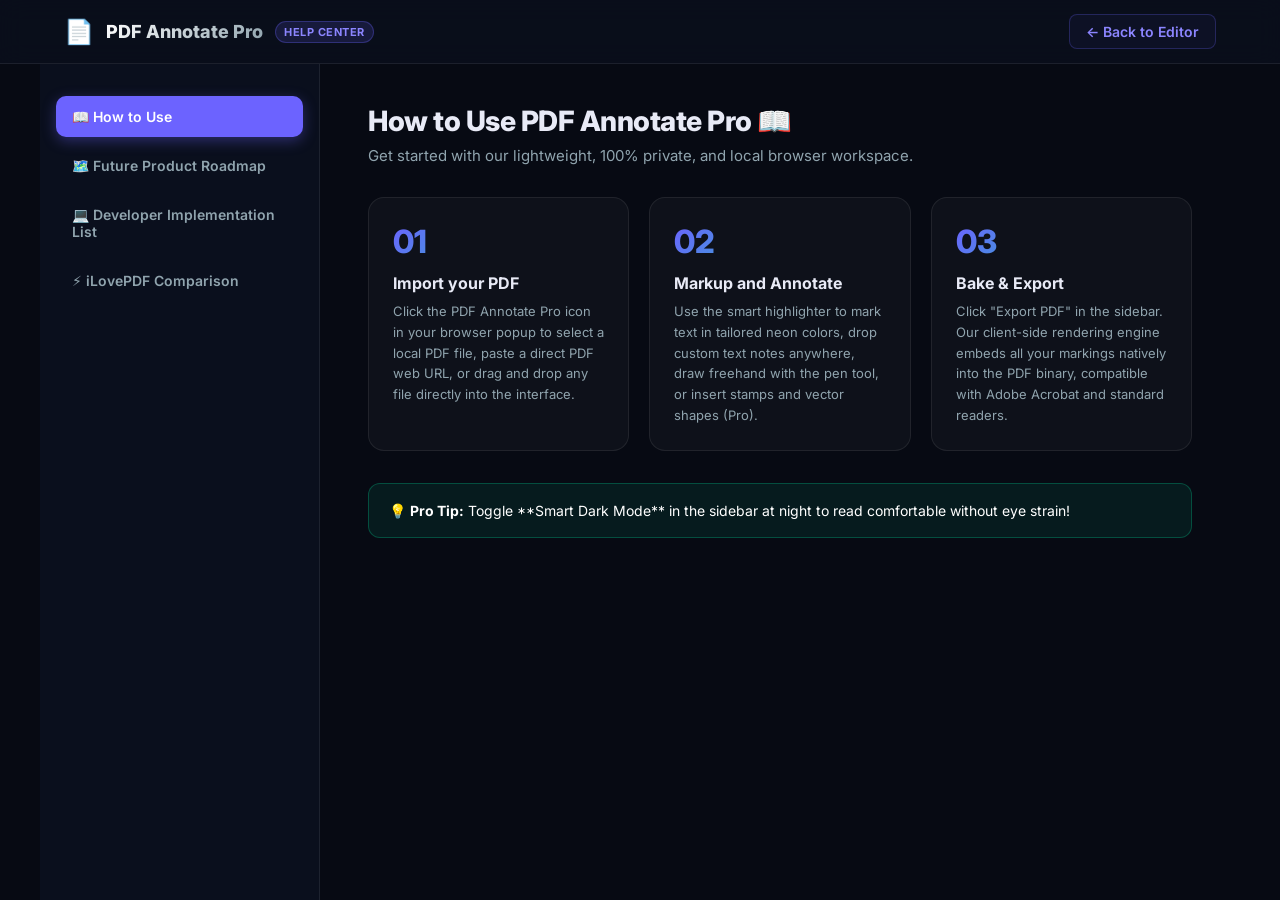
<file: help/help.html>
<!DOCTYPE html>
<html lang="en">
<head>
  <meta charset="UTF-8">
  <meta name="viewport" content="width=device-width, initial-scale=1.0">
  <title>Help Center & Interactive Roadmap — PDF Annotate Pro</title>
  <link href="https://fonts.googleapis.com/css2?family=Inter:wght@300;400;500;600;700;800&display=swap" rel="stylesheet" />
  <link rel="stylesheet" href="help.css" />
</head>
<body>

  <!-- Navigation -->
  <nav class="navbar">
    <div class="nav-container">
      <div class="brand">
        <span class="brand-logo">📄</span>
        <span class="brand-name">PDF Annotate Pro</span>
        <span class="brand-badge">Help Center</span>
      </div>
      <a href="../annotator/annotator.html" class="back-link">← Back to Editor</a>
    </div>
  </nav>

  <div class="help-layout">
    <!-- Sidebar Navigation -->
    <aside class="help-sidebar">
      <ul class="sidebar-menu">
        <li class="menu-item active" data-target="guide">📖 How to Use</li>
        <li class="menu-item" data-target="roadmap">🗺️ Future Product Roadmap</li>
        <li class="menu-item" data-target="implementation">💻 Developer Implementation List</li>
        <li class="menu-item" data-target="comparison">⚡ iLovePDF Comparison</li>
      </ul>
    </aside>

    <!-- Main Content -->
    <main class="help-main">
      
      <!-- ── SECTION: HOW TO USE ── -->
      <section id="sec-guide" class="content-section active">
        <h1 class="section-title">How to Use PDF Annotate Pro 📖</h1>
        <p class="section-sub">Get started with our lightweight, 100% private, and local browser workspace.</p>

        <div class="guide-grid">
          <div class="guide-card">
            <div class="card-num">01</div>
            <h3 class="card-title">Import your PDF</h3>
            <p class="card-desc">Click the PDF Annotate Pro icon in your browser popup to select a local PDF file, paste a direct PDF web URL, or drag and drop any file directly into the interface.</p>
          </div>

          <div class="guide-card">
            <div class="card-num">02</div>
            <h3 class="card-title">Markup and Annotate</h3>
            <p class="card-desc">Use the smart highlighter to mark text in tailored neon colors, drop custom text notes anywhere, draw freehand with the pen tool, or insert stamps and vector shapes (Pro).</p>
          </div>

          <div class="guide-card">
            <div class="card-num">03</div>
            <h3 class="card-title">Bake & Export</h3>
            <p class="card-desc">Click "Export PDF" in the sidebar. Our client-side rendering engine embeds all your markings natively into the PDF binary, compatible with Adobe Acrobat and standard readers.</p>
          </div>
        </div>

        <div class="info-alert">
          💡 <strong>Pro Tip:</strong> Toggle **Smart Dark Mode** in the sidebar at night to read comfortable without eye strain!
        </div>
      </section>

      <!-- ── SECTION: ROADMAP ── -->
      <section id="sec-roadmap" class="content-section">
        <h1 class="section-title">Future Product Roadmap 🗺️</h1>
        <p class="section-sub">We are actively building the next generation of offline, browser-based PDF tools. Here is our release plan:</p>

        <div class="timeline">
          <div class="timeline-item done">
            <div class="timeline-dot"></div>
            <div class="timeline-content">
              <span class="tag tag-completed">Released v1.0</span>
              <h3 class="timeline-title">Core Annotator Workspace & Razorpay Payments</h3>
              <p class="timeline-desc">Implemented client-side PDF rendering, freehand pen, highlights, text notes, automated licensing key systems, and Razorpay subscription sandbox flow.</p>
            </div>
          </div>

          <div class="timeline-item current">
            <div class="timeline-dot animate-pulse"></div>
            <div class="timeline-content">
              <span class="tag tag-progress">In Progress v1.2</span>
              <h3 class="timeline-title">Advanced Editing Elements & Dynamic Stamps</h3>
              <p class="timeline-desc">Adding signature pads, shapes (Arrows, Circles, Rectangles), pre-made business stamp templates, and direct local storage file recovery.</p>
            </div>
          </div>

          <div class="timeline-item planned">
            <div class="timeline-dot"></div>
            <div class="timeline-content">
              <span class="tag tag-next">Q3 2026</span>
              <h3 class="timeline-title">Offline Merging, Splitting & Reordering</h3>
              <p class="timeline-desc">100% serverless, local PDF manipulation. Merge files, split specific pages, delete unwanted pages, and reorder thumbnails dynamically via drag-and-drop.</p>
            </div>
          </div>

          <div class="timeline-item planned">
            <div class="timeline-dot"></div>
            <div class="timeline-content">
              <span class="tag tag-future">Q4 2026</span>
              <h3 class="timeline-title">Local OCR & Password Security Tools</h3>
              <p class="timeline-desc">Integrate Tesseract.js for offline optical character recognition. Also add client-side encryption to lock PDFs with password restrictions without server uploads.</p>
            </div>
          </div>
        </div>
      </section>

      <!-- ── SECTION: DEVELOPER IMPLEMENTATION LIST ── -->
      <section id="sec-implementation" class="content-section">
        <h1 class="section-title">Developer Implementation Guide 💻</h1>
        <p class="section-sub">How to implement advanced local browser tools inside PDF Annotate Pro using client-side JavaScript libraries.</p>

        <div class="tech-box">
          <h3>📦 Recommended Client-Side Core Stack</h3>
          <ul>
            <li><strong>PDF Rendering:</strong> <code>pdf.js</code> (Mozilla) — renders PDF pages onto canvas viewports.</li>
            <li><strong>PDF Generation & Modification:</strong> <code>pdf-lib</code> — modify, write, and export PDF binaries offline.</li>
            <li><strong>Offline OCR:</strong> <code>tesseract.js</code> — client-side image text extraction.</li>
          </ul>
        </div>

        <div class="impl-step">
          <h4>1. Dynamic PDF Merging & Splitting (100% Local)</h4>
          <p>Using <code>pdf-lib</code>, you can load multiple file buffers and copy pages into a single document without complex servers.</p>
          <pre><code>// Merge two PDF documents client-side
import { PDFDocument } from 'pdf-lib';

async function mergePDFs(pdfBuffer1, pdfBuffer2) {
  const mergedPdf = await PDFDocument.create();
  
  const doc1 = await PDFDocument.load(pdfBuffer1);
  const doc2 = await PDFDocument.load(pdfBuffer2);
  
  const copiedPages1 = await mergedPdf.copyPages(doc1, doc1.getPageIndices());
  copiedPages1.forEach((page) => mergedPdf.addPage(page));
  
  const copiedPages2 = await mergedPdf.copyPages(doc2, doc2.getPageIndices());
  copiedPages2.forEach((page) => mergedPdf.addPage(page));
  
  const mergedPdfBytes = await mergedPdf.save();
  return mergedPdfBytes; // 100% local download!
}</code></pre>
        </div>

        <div class="impl-step">
          <h4>2. Browser-Specific Page Extraction & Deletion</h4>
          <p>Instantly select a range of pages and create a new subset PDF, ideal for students and workspace reports.</p>
          <pre><code>async function extractPages(pdfBuffer, pageIndicesToKeep) {
  const srcDoc = await PDFDocument.load(pdfBuffer);
  const newDoc = await PDFDocument.create();
  
  const copiedPages = await newDoc.copyPages(srcDoc, pageIndicesToKeep);
  copiedPages.forEach((page) => newDoc.addPage(page));
  
  return await newDoc.save();
}</code></pre>
        </div>

        <div class="impl-step">
          <h4>3. Local OCR Processing (Offline Tesseract)</h4>
          <p>Implement offline OCR on scanned PDFs by converting canvas pixels into images and parsing them with Tesseract.js worker threads.</p>
          <pre><code>async function runOcrOnPageCanvas(canvas) {
  const worker = await Tesseract.createWorker();
  await worker.loadLanguage('eng');
  await worker.initialize('eng');
  
  const { data: { text } } = await worker.recognize(canvas);
  await worker.terminate();
  return text; // Editable OCR text extracted locally!
}</code></pre>
        </div>
      </section>

      <!-- ── SECTION: ILOVEPDF COMPARISON ── -->
      <section id="sec-comparison" class="content-section">
        <h1 class="section-title">iLovePDF Comparison Analysis ⚡</h1>
        <p class="section-sub">A performance and architectural comparison between iLovePDF's hybrid extension and PDF Annotate Pro's local-first framework.</p>

        <table class="comp-table">
          <thead>
            <tr>
              <th>Feature Aspect</th>
              <th>iLovePDF Extension 🌐</th>
              <th>PDF Annotate Pro 📄 (Ours)</th>
            </tr>
          </thead>
          <tbody>
            <tr>
              <td><strong>Privacy & GDPR</strong></td>
              <td class="red-text">❌ Uploads files to remote servers for processing.</td>
              <td class="green-text">✅ 100% Secure. Everything runs locally in browser.</td>
            </tr>
            <tr>
              <td><strong>Offline Capabilities</strong></td>
              <td class="red-text">❌ Fails to work without internet connection.</td>
              <td class="green-text">✅ Full local editing works completely offline.</td>
            </tr>
            <tr>
              <td><strong>Subscription Model</strong></td>
              <td class="red-text">❌ Recurring monthly subscription traps.</td>
              <td class="green-text">✅ Lifetime license with one-time payment.</td>
            </tr>
            <tr>
              <td><strong>Text & Freehand Markup</strong></td>
              <td>⚠️ Limited text placement.</td>
              <td class="green-text">✅ Multi-color highlights, text notes, freehand pen.</td>
            </tr>
            <tr>
              <td><strong>Stamps & Vectors</strong></td>
              <td>⚠️ Static uploads only.</td>
              <td class="green-text">✅ Preset categories (DRAFT, APPROVED) + vector shapes.</td>
            </tr>
            <tr>
              <td><strong>Page Size Lag</strong></td>
              <td class="red-text">❌ Freezes/lags with large documents on cloud.</td>
              <td class="green-text">✅ <code>unlimitedStorage</code> support prevents file size limits.</td>
            </tr>
          </tbody>
        </table>
      </section>

    </main>
  </div>

  <script src="help.js"></script>
</body>
</html>
</file>
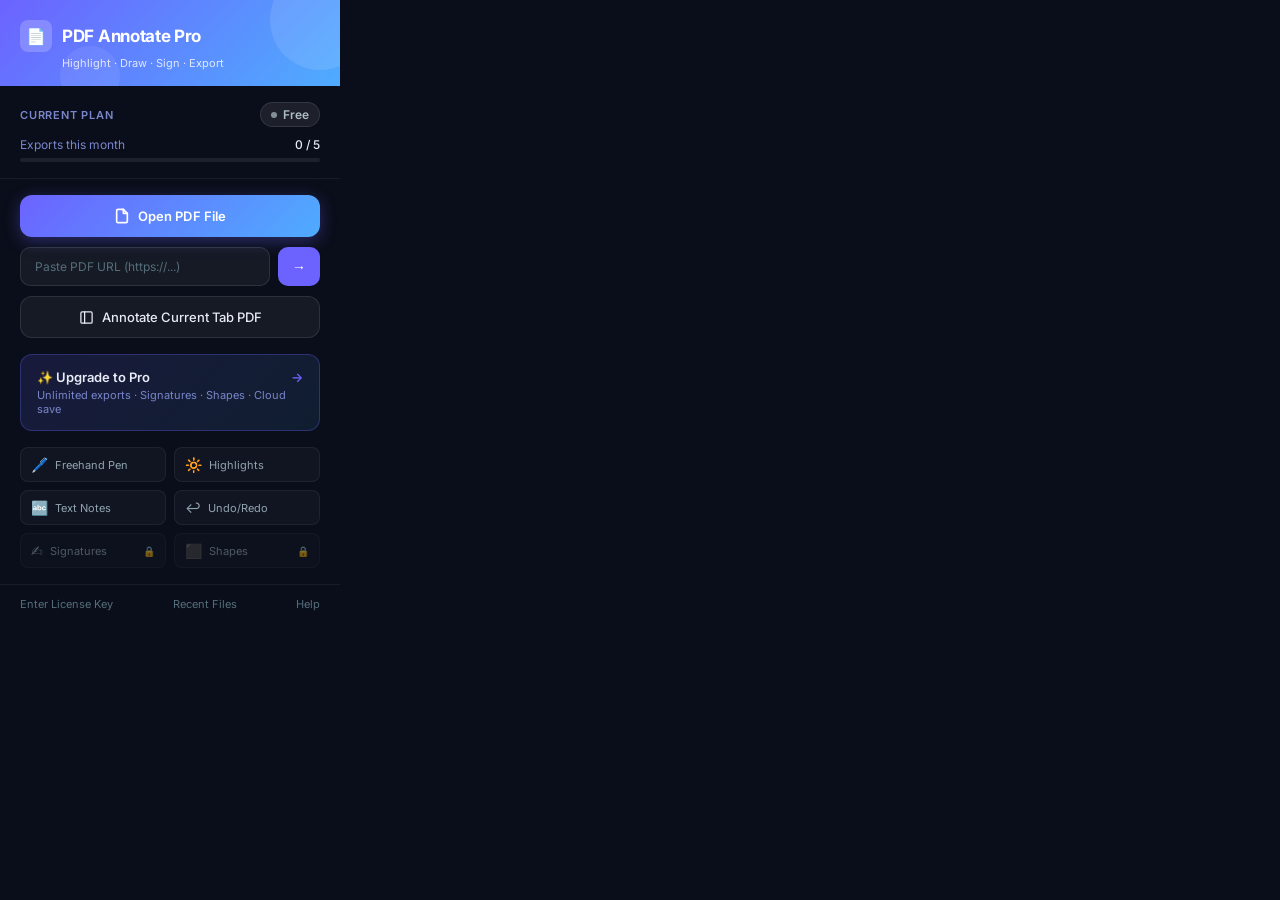
<file: popup/popup.html>
<!DOCTYPE html>
<html lang="en">
<head>
  <meta charset="UTF-8" />
  <meta name="viewport" content="width=device-width, initial-scale=1.0" />
  <title>PDF Annotate Pro</title>
  <link href="https://fonts.googleapis.com/css2?family=Inter:wght@300;400;500;600;700&display=swap" rel="stylesheet" />
  <style>
    * { margin: 0; padding: 0; box-sizing: border-box; }

    body {
      width: 340px;
      min-height: 480px;
      background: #0a0e1a;
      color: #e8eaf6;
      font-family: 'Inter', system-ui, sans-serif;
      overflow: hidden;
    }

    /* ── Header ── */
    .header {
      background: linear-gradient(135deg, #6c63ff 0%, #4facfe 100%);
      padding: 20px 20px 16px;
      position: relative;
      overflow: hidden;
    }
    .header::before {
      content: '';
      position: absolute;
      top: -30px; right: -30px;
      width: 100px; height: 100px;
      background: rgba(255,255,255,0.1);
      border-radius: 50%;
    }
    .header::after {
      content: '';
      position: absolute;
      bottom: -20px; left: 60px;
      width: 60px; height: 60px;
      background: rgba(255,255,255,0.07);
      border-radius: 50%;
    }
    .logo-row {
      display: flex;
      align-items: center;
      gap: 10px;
      margin-bottom: 4px;
    }
    .logo-icon {
      width: 32px; height: 32px;
      background: rgba(255,255,255,0.2);
      border-radius: 8px;
      display: flex; align-items: center; justify-content: center;
      font-size: 16px;
    }
    .logo-text {
      font-size: 17px;
      font-weight: 700;
      color: #fff;
      letter-spacing: -0.3px;
    }
    .tagline {
      font-size: 11px;
      color: rgba(255,255,255,0.8);
      margin-left: 42px;
    }

    /* ── Plan Badge ── */
    .plan-section {
      padding: 16px 20px;
      border-bottom: 1px solid rgba(255,255,255,0.06);
    }
    .plan-row {
      display: flex;
      align-items: center;
      justify-content: space-between;
      margin-bottom: 10px;
    }
    .plan-label {
      font-size: 11px;
      color: #7986cb;
      text-transform: uppercase;
      letter-spacing: 0.8px;
      font-weight: 600;
    }
    .plan-badge {
      display: flex;
      align-items: center;
      gap: 6px;
      padding: 4px 10px;
      border-radius: 20px;
      font-size: 12px;
      font-weight: 600;
    }
    .plan-badge.free {
      background: rgba(255,255,255,0.08);
      color: #b0bec5;
      border: 1px solid rgba(255,255,255,0.1);
    }
    .plan-badge.pro {
      background: linear-gradient(135deg, #6c63ff, #4facfe);
      color: #fff;
      box-shadow: 0 0 12px rgba(108,99,255,0.4);
    }
    .plan-badge .dot {
      width: 6px; height: 6px;
      border-radius: 50%;
      background: currentColor;
      opacity: 0.7;
    }

    /* ── Usage Bar ── */
    .usage-row {
      display: flex;
      align-items: center;
      justify-content: space-between;
      margin-bottom: 6px;
    }
    .usage-label { font-size: 12px; color: #7986cb; }
    .usage-count { font-size: 12px; color: #e8eaf6; font-weight: 500; }
    .usage-bar {
      height: 4px;
      background: rgba(255,255,255,0.08);
      border-radius: 4px;
      overflow: hidden;
    }
    .usage-bar-fill {
      height: 100%;
      border-radius: 4px;
      background: linear-gradient(90deg, #6c63ff, #4facfe);
      transition: width 0.5s ease;
    }
    .usage-bar-fill.danger { background: linear-gradient(90deg, #ff6584, #ff8a65); }

    /* ── Main Buttons ── */
    .actions { padding: 16px 20px; display: flex; flex-direction: column; gap: 10px; }

    .btn-primary {
      width: 100%;
      padding: 13px 16px;
      background: linear-gradient(135deg, #6c63ff 0%, #4facfe 100%);
      border: none;
      border-radius: 12px;
      color: #fff;
      font-family: inherit;
      font-size: 13px;
      font-weight: 600;
      cursor: pointer;
      display: flex;
      align-items: center;
      justify-content: center;
      gap: 8px;
      transition: all 0.2s;
      box-shadow: 0 4px 16px rgba(108,99,255,0.35);
      letter-spacing: 0.1px;
    }
    .btn-primary:hover {
      transform: translateY(-1px);
      box-shadow: 0 6px 20px rgba(108,99,255,0.5);
    }
    .btn-primary:active { transform: translateY(0); }

    .btn-secondary {
      width: 100%;
      padding: 12px 16px;
      background: rgba(255,255,255,0.05);
      border: 1px solid rgba(255,255,255,0.1);
      border-radius: 12px;
      color: #e8eaf6;
      font-family: inherit;
      font-size: 13px;
      font-weight: 500;
      cursor: pointer;
      display: flex;
      align-items: center;
      justify-content: center;
      gap: 8px;
      transition: all 0.2s;
    }
    .btn-secondary:hover {
      background: rgba(255,255,255,0.09);
      border-color: rgba(255,255,255,0.18);
    }

    /* ── URL Input ── */
    .url-input-wrap {
      display: flex;
      gap: 8px;
      align-items: stretch;
    }
    .url-input {
      flex: 1;
      padding: 11px 14px;
      background: rgba(255,255,255,0.05);
      border: 1px solid rgba(255,255,255,0.1);
      border-radius: 10px;
      color: #e8eaf6;
      font-family: inherit;
      font-size: 12px;
      outline: none;
      transition: border-color 0.2s;
    }
    .url-input::placeholder { color: #546e7a; }
    .url-input:focus { border-color: #6c63ff; }
    .url-go-btn {
      padding: 0 14px;
      background: #6c63ff;
      border: none;
      border-radius: 10px;
      color: #fff;
      font-size: 14px;
      cursor: pointer;
      transition: background 0.2s;
    }
    .url-go-btn:hover { background: #5a52e0; }

    /* ── Upgrade CTA ── */
    .upgrade-cta {
      margin: 0 20px 16px;
      padding: 14px 16px;
      background: linear-gradient(135deg, rgba(108,99,255,0.15), rgba(79,172,254,0.1));
      border: 1px solid rgba(108,99,255,0.3);
      border-radius: 12px;
      cursor: pointer;
      transition: all 0.2s;
    }
    .upgrade-cta:hover {
      background: linear-gradient(135deg, rgba(108,99,255,0.25), rgba(79,172,254,0.18));
      border-color: rgba(108,99,255,0.5);
      transform: translateY(-1px);
    }
    .upgrade-title {
      font-size: 13px;
      font-weight: 600;
      color: #e8eaf6;
      margin-bottom: 3px;
      display: flex; align-items: center; gap: 6px;
    }
    .upgrade-sub { font-size: 11px; color: #7986cb; }
    .upgrade-arrow { margin-left: auto; color: #6c63ff; }

    /* ── Features Grid ── */
    .features {
      padding: 0 20px 16px;
      display: grid;
      grid-template-columns: 1fr 1fr;
      gap: 8px;
    }
    .feature-item {
      display: flex;
      align-items: center;
      gap: 7px;
      padding: 8px 10px;
      background: rgba(255,255,255,0.03);
      border: 1px solid rgba(255,255,255,0.06);
      border-radius: 8px;
      font-size: 11px;
      color: #90a4ae;
    }
    .feature-item .fi { font-size: 14px; }
    .feature-item.locked { opacity: 0.5; }
    .feature-item.locked::after { content: '🔒'; margin-left: auto; font-size: 10px; }

    /* ── Footer ── */
    .footer {
      padding: 12px 20px;
      border-top: 1px solid rgba(255,255,255,0.06);
      display: flex;
      align-items: center;
      justify-content: space-between;
    }
    .footer-link {
      font-size: 11px;
      color: #546e7a;
      cursor: pointer;
      text-decoration: none;
      transition: color 0.2s;
    }
    .footer-link:hover { color: #6c63ff; }

    /* Hidden file input */
    #file-input { display: none; }

    /* Toast */
    .toast {
      position: fixed;
      bottom: 16px; left: 50%;
      transform: translateX(-50%) translateY(20px);
      background: #1e2235;
      color: #e8eaf6;
      padding: 8px 16px;
      border-radius: 8px;
      font-size: 12px;
      border: 1px solid rgba(255,255,255,0.1);
      opacity: 0;
      transition: all 0.3s;
      pointer-events: none;
      white-space: nowrap;
    }
    .toast.show { opacity: 1; transform: translateX(-50%) translateY(0); }

    /* ── Recent Files Panel ── */
    .recent-panel {
      display: none;
      position: fixed;
      top: 0; left: 0;
      width: 100%; height: 100%;
      background: rgba(10, 14, 26, 0.96);
      z-index: 100;
      padding: 20px;
      flex-direction: column;
      animation: slideUp 0.2s cubic-bezier(0.4, 0, 0.2, 1);
    }
    .recent-panel.show { display: flex; }
    
    .recent-header {
      display: flex; align-items: center; justify-content: space-between;
      margin-bottom: 16px; border-bottom: 1px solid rgba(255,255,255,0.06);
      padding-bottom: 10px;
    }
    .recent-title { font-size: 14px; font-weight: 700; color: #fff; }
    .recent-close {
      background: transparent; border: none; color: #7986cb;
      font-size: 11px; cursor: pointer; font-weight: 700;
      padding: 4px 8px; border-radius: 4px;
      transition: background 0.2s;
    }
    .recent-close:hover { background: rgba(255,255,255,0.05); color: #fff; }
    
    .recent-list {
      flex: 1; overflow-y: auto; display: flex; flex-direction: column; gap: 8px;
    }
    .recent-item {
      display: flex; align-items: center; gap: 10px;
      padding: 10px 12px; background: rgba(255,255,255,0.02);
      border: 1px solid rgba(255,255,255,0.05); border-radius: 8px;
      cursor: pointer; transition: all 0.15s;
    }
    .recent-item:hover {
      background: rgba(108,99,255,0.08); border-color: rgba(108,99,255,0.25);
    }
    .recent-item-icon { font-size: 14px; }
    .recent-item-info { flex: 1; min-width: 0; }
    .recent-item-name {
      font-size: 12px; font-weight: 500; color: #e8eaf6;
      white-space: nowrap; overflow: hidden; text-overflow: ellipsis;
    }
    .recent-item-meta { font-size: 9px; color: #546e7a; margin-top: 2px; }
    .recent-empty {
      text-align: center; color: #546e7a; font-size: 11px; margin-top: 40px;
      line-height: 1.5;
    }

    @keyframes slideUp {
      from { transform: translateY(100%); }
      to { transform: translateY(0); }
    }
  </style>
</head>
<body>

  <!-- Header -->
  <div class="header">
    <div class="logo-row">
      <div class="logo-icon">📄</div>
      <div class="logo-text">PDF Annotate Pro</div>
    </div>
    <div class="tagline">Highlight · Draw · Sign · Export</div>
  </div>

  <!-- Plan Section -->
  <div class="plan-section">
    <div class="plan-row">
      <span class="plan-label">Current Plan</span>
      <div class="plan-badge free" id="plan-badge">
        <span class="dot"></span>
        <span id="plan-name">Free</span>
      </div>
    </div>
    <div class="usage-row" id="usage-row">
      <span class="usage-label">Exports this month</span>
      <span class="usage-count" id="usage-count">0 / 5</span>
    </div>
    <div class="usage-bar" id="usage-bar-wrap">
      <div class="usage-bar-fill" id="usage-bar" style="width: 0%"></div>
    </div>
  </div>

  <!-- Actions -->
  <div class="actions">
    <button class="btn-primary" id="btn-open-file">
      <svg width="16" height="16" viewBox="0 0 24 24" fill="none" stroke="currentColor" stroke-width="2.5" stroke-linecap="round" stroke-linejoin="round"><path d="M14 2H6a2 2 0 0 0-2 2v16a2 2 0 0 0 2 2h12a2 2 0 0 0 2-2V8z"/><polyline points="14 2 14 8 20 8"/></svg>
      Open PDF File
    </button>

    <div class="url-input-wrap">
      <input class="url-input" id="url-input" type="url" placeholder="Paste PDF URL (https://...)" />
      <button class="url-go-btn" id="btn-url-go">→</button>
    </div>

    <button class="btn-secondary" id="btn-current-tab">
      <svg width="15" height="15" viewBox="0 0 24 24" fill="none" stroke="currentColor" stroke-width="2" stroke-linecap="round" stroke-linejoin="round"><rect x="3" y="3" width="18" height="18" rx="2"/><path d="M9 3v18"/></svg>
      Annotate Current Tab PDF
    </button>
  </div>

  <!-- Upgrade CTA (shown only for free plan) -->
  <div class="upgrade-cta" id="upgrade-cta">
    <div class="upgrade-title">
      ✨ Upgrade to Pro
      <span class="upgrade-arrow">→</span>
    </div>
    <div class="upgrade-sub">Unlimited exports · Signatures · Shapes · Cloud save</div>
  </div>

  <!-- Features Grid -->
  <div class="features">
    <div class="feature-item"><span class="fi">🖊️</span> Freehand Pen</div>
    <div class="feature-item"><span class="fi">🔆</span> Highlights</div>
    <div class="feature-item"><span class="fi">🔤</span> Text Notes</div>
    <div class="feature-item"><span class="fi">↩️</span> Undo/Redo</div>
    <div class="feature-item locked"><span class="fi">✍️</span> Signatures</div>
    <div class="feature-item locked"><span class="fi">⬛</span> Shapes</div>
  </div>

  <!-- Footer -->
  <div class="footer">
    <a class="footer-link" id="link-license">Enter License Key</a>
    <a class="footer-link" id="link-history">Recent Files</a>
    <a class="footer-link" id="link-help">Help</a>
  </div>

  <!-- Recent Files Panel Overlay -->
  <div class="recent-panel" id="recent-panel">
    <div class="recent-header">
      <span class="recent-title">📂 Recent Files</span>
      <div style="display: flex; align-items: center; gap: 10px;">
        <button id="btn-clear-history" style="background: transparent; border: none; color: #ff6584; font-size: 11px; cursor: pointer; text-decoration: underline; font-weight: 500; font-family: inherit;">Clear All</button>
        <button class="recent-close" id="recent-close">Close</button>
      </div>
    </div>
    <div class="recent-list" id="recent-list">
      <div class="recent-empty">No recent files opened yet.<br/>Open a PDF to start your list!</div>
    </div>
  </div>

  <div class="toast" id="toast"></div>
  <input type="file" id="file-input" accept="application/pdf,.pdf" />

  <script src="popup.js"></script>
</body>
</html>
</file>
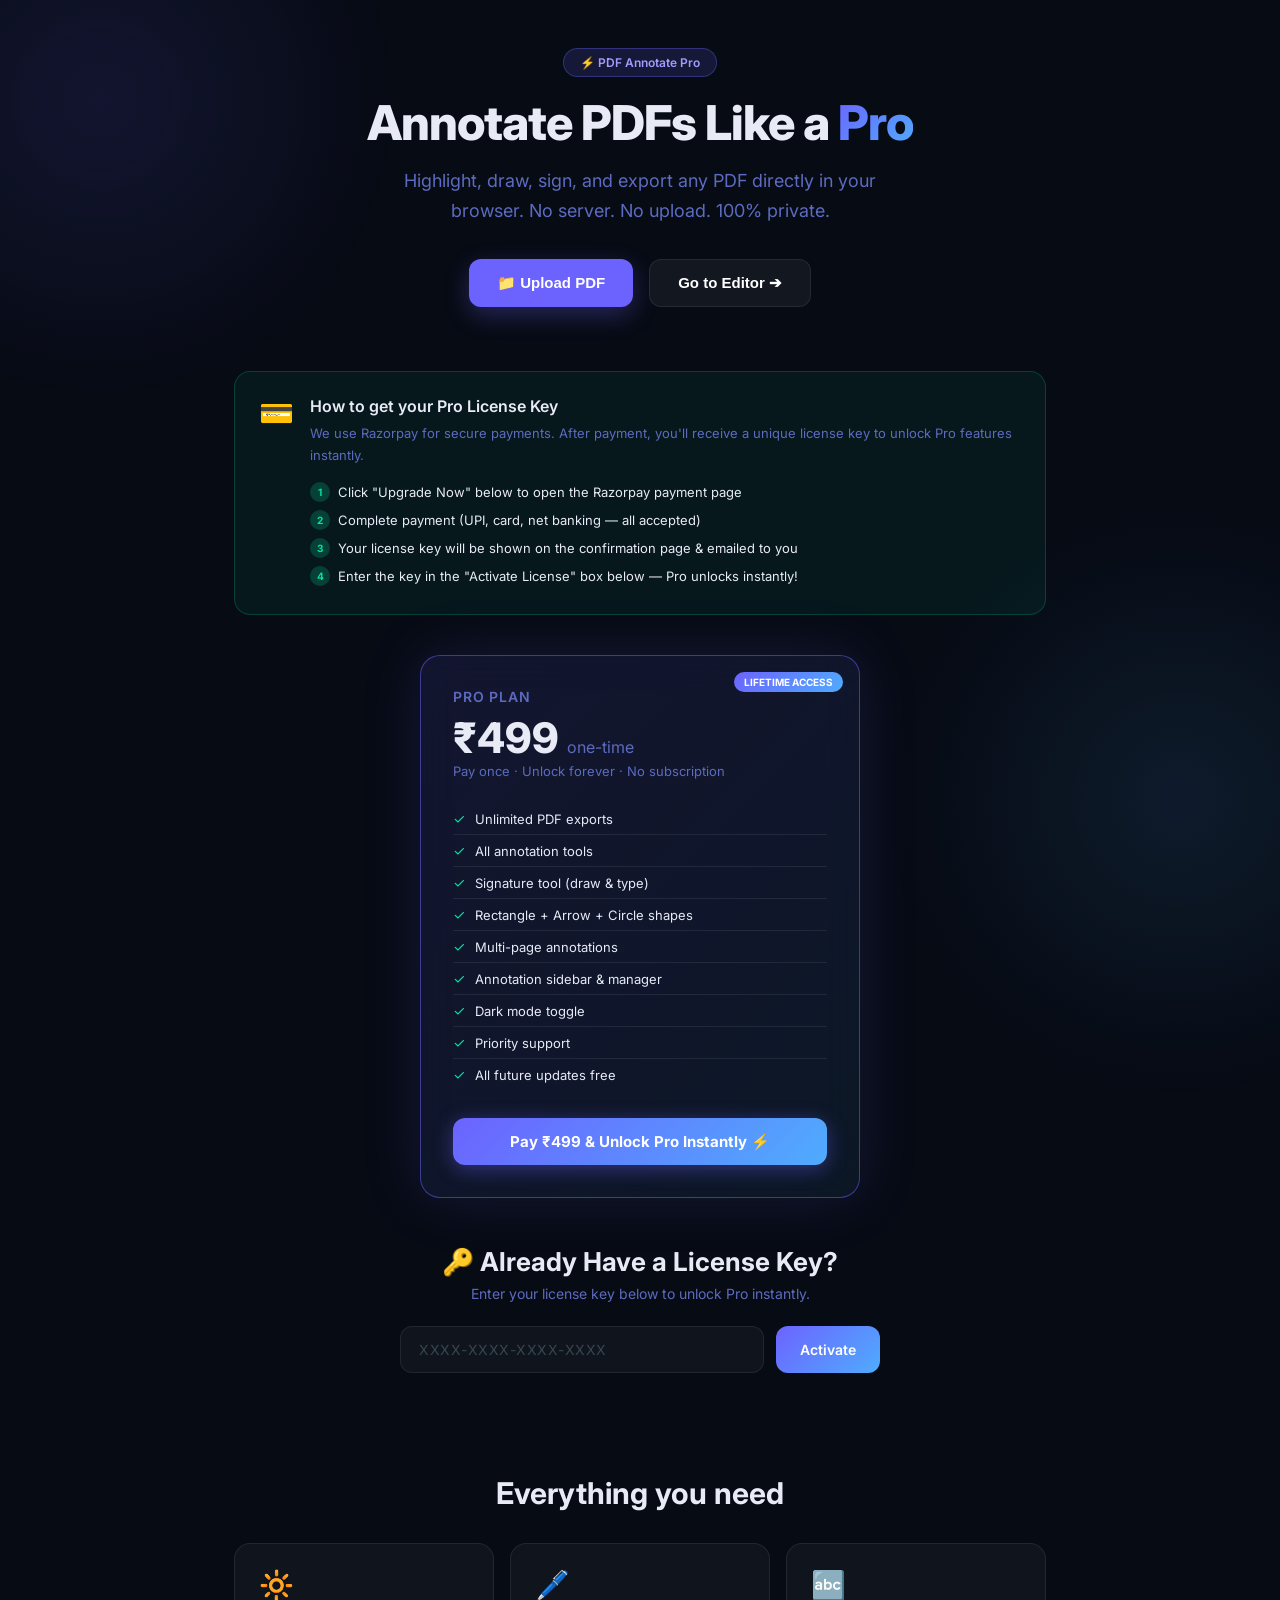
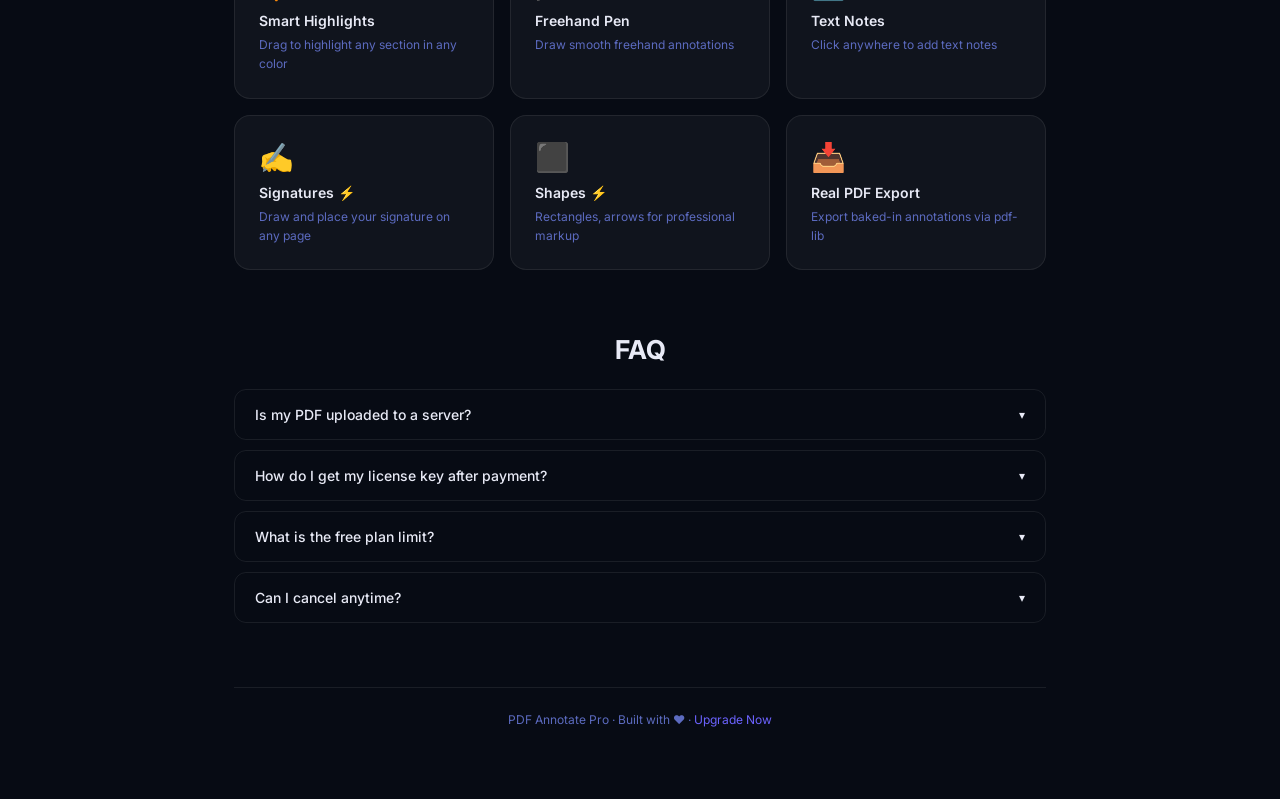
<file: upgrade/upgrade.html>
<!DOCTYPE html>
<html lang="en">
<head>
  <meta charset="UTF-8" />
  <meta name="viewport" content="width=device-width, initial-scale=1.0" />
  <title>Upgrade to Pro — PDF Annotate Pro</title>
  <link href="https://fonts.googleapis.com/css2?family=Inter:wght@300;400;500;600;700;800&display=swap" rel="stylesheet" />
  <style>
    *, *::before, *::after { margin: 0; padding: 0; box-sizing: border-box; }
    :root {
      --bg: #070b14; --surface: #0f1424; --primary: #6c63ff; --accent: #4facfe;
      --text: #e8eaf6; --muted: #5c6bc0; --success: #00e5a0; --glass: rgba(255,255,255,0.04);
      --border: rgba(255,255,255,0.08);
    }
    body { background: var(--bg); color: var(--text); font-family: 'Inter', sans-serif; min-height: 100vh; }

    /* Background orbs */
    body::before {
      content: ''; position: fixed; top: -200px; left: -200px;
      width: 600px; height: 600px; border-radius: 50%;
      background: radial-gradient(circle, rgba(108,99,255,0.12) 0%, transparent 70%);
      pointer-events: none;
    }
    body::after {
      content: ''; position: fixed; bottom: -200px; right: -200px;
      width: 600px; height: 600px; border-radius: 50%;
      background: radial-gradient(circle, rgba(79,172,254,0.1) 0%, transparent 70%);
      pointer-events: none;
    }

    .page { max-width: 860px; margin: 0 auto; padding: 48px 24px; position: relative; z-index: 1; }

    /* Hero */
    .hero { text-align: center; margin-bottom: 64px; }
    .hero-badge {
      display: inline-flex; align-items: center; gap: 6px;
      padding: 6px 16px; border-radius: 20px;
      background: rgba(108,99,255,0.15); border: 1px solid rgba(108,99,255,0.35);
      color: #a29bfe; font-size: 12px; font-weight: 600; margin-bottom: 20px;
    }
    .hero h1 { font-size: 48px; font-weight: 800; line-height: 1.1; margin-bottom: 16px; letter-spacing: -1px; }
    .hero h1 span { background: linear-gradient(135deg, var(--primary), var(--accent)); -webkit-background-clip: text; -webkit-text-fill-color: transparent; }
    .hero p { font-size: 18px; color: var(--muted); max-width: 520px; margin: 0 auto 32px; line-height: 1.7; }
    .hero-actions { display: flex; justify-content: center; gap: 16px; margin-bottom: 40px; }
    .btn-hero { padding: 14px 28px; font-size: 15px; font-weight: 600; border-radius: 12px; cursor: pointer; transition: all 0.2s; border: none; text-decoration: none; display: inline-flex; align-items: center; justify-content: center; }
    .btn-hero-primary { background: var(--primary); color: #fff; box-shadow: 0 8px 24px rgba(108,99,255,0.3); }
    .btn-hero-primary:hover { transform: translateY(-2px); box-shadow: 0 12px 32px rgba(108,99,255,0.4); }
    .btn-hero-secondary { background: rgba(255,255,255,0.05); color: #fff; border: 1px solid var(--border); }
    .btn-hero-secondary:hover { background: rgba(255,255,255,0.1); }

    /* Pricing Cards */
    .pricing-grid { display: grid; grid-template-columns: 1fr 1fr; gap: 20px; margin-bottom: 64px; }
    .pricing-card {
      padding: 32px; border-radius: 20px;
      border: 1px solid var(--border);
      background: var(--glass);
      backdrop-filter: blur(20px);
      transition: all 0.3s;
      position: relative; overflow: hidden;
    }
    .pricing-card:hover { border-color: rgba(108,99,255,0.4); transform: translateY(-4px); box-shadow: 0 20px 60px rgba(0,0,0,0.4); }
    .pricing-card.featured {
      border-color: rgba(108,99,255,0.5);
      background: linear-gradient(135deg, rgba(108,99,255,0.12), rgba(79,172,254,0.08));
      box-shadow: 0 0 60px rgba(108,99,255,0.15);
    }
    .featured-badge {
      position: absolute; top: 16px; right: 16px;
      padding: 4px 10px; border-radius: 20px;
      background: linear-gradient(135deg, var(--primary), var(--accent));
      color: #fff; font-size: 10px; font-weight: 700;
    }
    .card-name { font-size: 14px; font-weight: 600; color: var(--muted); text-transform: uppercase; letter-spacing: 0.8px; margin-bottom: 12px; }
    .card-price { font-size: 42px; font-weight: 800; color: var(--text); line-height: 1; margin-bottom: 4px; }
    .card-price span { font-size: 16px; font-weight: 400; color: var(--muted); }
    .card-desc { font-size: 13px; color: var(--muted); margin-bottom: 24px; }
    .card-features { list-style: none; margin-bottom: 28px; }
    .card-features li { padding: 7px 0; font-size: 13px; color: var(--text); display: flex; align-items: center; gap: 10px; border-bottom: 1px solid var(--border); }
    .card-features li:last-child { border-bottom: none; }
    .card-features .ck { color: var(--success); font-size: 14px; }
    .btn-upgrade {
      width: 100%; padding: 14px;
      border: none; border-radius: 12px;
      background: linear-gradient(135deg, var(--primary), var(--accent));
      color: #fff; font-family: inherit; font-size: 15px; font-weight: 700;
      cursor: pointer; transition: all 0.2s;
      box-shadow: 0 4px 20px rgba(108,99,255,0.4);
    }
    .btn-upgrade:hover { transform: translateY(-2px); box-shadow: 0 8px 30px rgba(108,99,255,0.55); }
    .btn-upgrade.outline {
      background: transparent; border: 1px solid var(--border); color: var(--text);
      box-shadow: none;
    }
    .btn-upgrade.outline:hover { border-color: var(--primary); background: rgba(108,99,255,0.1); box-shadow: none; }

    /* Payment Info */
    .payment-info {
      background: rgba(0,229,160,0.06); border: 1px solid rgba(0,229,160,0.2);
      border-radius: 16px; padding: 24px; margin-bottom: 40px;
      display: flex; align-items: flex-start; gap: 16px;
    }
    .payment-info-icon { font-size: 28px; flex-shrink: 0; }
    .payment-info h3 { font-size: 16px; font-weight: 600; margin-bottom: 6px; }
    .payment-info p { font-size: 13px; color: var(--muted); line-height: 1.7; }
    .payment-steps { margin-top: 12px; padding-left: 0; list-style: none; }
    .payment-steps li { font-size: 13px; color: var(--text); padding: 4px 0; display: flex; align-items: center; gap: 8px; }
    .step-num { width: 20px; height: 20px; border-radius: 50%; background: rgba(0,229,160,0.2); color: var(--success); font-size: 10px; font-weight: 700; display: flex; align-items: center; justify-content: center; flex-shrink: 0; }

    /* License Activation */
    .license-section { margin-bottom: 64px; text-align: center; }
    .license-section h2 { font-size: 26px; font-weight: 700; margin-bottom: 8px; }
    .license-section p { font-size: 14px; color: var(--muted); margin-bottom: 24px; }
    .license-input-row { display: flex; gap: 12px; max-width: 480px; margin: 0 auto; }
    .license-input {
      flex: 1; padding: 14px 18px;
      background: var(--glass); border: 1px solid var(--border);
      border-radius: 12px; color: var(--text);
      font-family: inherit; font-size: 14px; outline: none;
      transition: border-color 0.2s; text-transform: uppercase; letter-spacing: 0.5px;
    }
    .license-input::placeholder { color: #37474f; text-transform: none; }
    .license-input:focus { border-color: var(--primary); }
    .btn-activate {
      padding: 14px 24px;
      background: linear-gradient(135deg, var(--primary), var(--accent));
      border: none; border-radius: 12px;
      color: #fff; font-family: inherit; font-size: 14px; font-weight: 600;
      cursor: pointer; transition: all 0.2s; white-space: nowrap;
    }
    .btn-activate:hover { transform: translateY(-1px); }
    .license-result { margin-top: 16px; font-size: 14px; min-height: 22px; }
    .license-result.ok  { color: var(--success); }
    .license-result.err { color: #ff6584; }

    /* Features grid */
    .features-section { margin-bottom: 64px; }
    .features-section h2 { text-align: center; font-size: 30px; font-weight: 700; margin-bottom: 32px; }
    .features-grid { display: grid; grid-template-columns: repeat(3, 1fr); gap: 16px; }
    .feature-card {
      padding: 24px; border-radius: 16px;
      border: 1px solid var(--border); background: var(--glass);
      transition: all 0.2s;
    }
    .feature-card:hover { border-color: rgba(108,99,255,0.3); transform: translateY(-2px); }
    .feature-icon { font-size: 28px; margin-bottom: 10px; }
    .feature-title { font-size: 14px; font-weight: 600; margin-bottom: 6px; }
    .feature-desc { font-size: 12px; color: var(--muted); line-height: 1.6; }

    /* FAQ */
    .faq { margin-bottom: 64px; }
    .faq h2 { text-align: center; font-size: 26px; font-weight: 700; margin-bottom: 24px; }
    .faq-item { border: 1px solid var(--border); border-radius: 12px; margin-bottom: 10px; overflow: hidden; }
    .faq-q { padding: 16px 20px; font-size: 14px; font-weight: 500; cursor: pointer; display: flex; justify-content: space-between; align-items: center; transition: background 0.15s; }
    .faq-q:hover { background: var(--glass); }
    .faq-a { padding: 0 20px; font-size: 13px; color: var(--muted); line-height: 1.7; height: 0; overflow: hidden; opacity: 0; transition: all 0.3s ease; }
    .faq-item.open .faq-a { height: auto; padding: 4px 20px 16px; opacity: 1; }
    .faq-item.open .faq-q { background: rgba(108,99,255,0.08); }
    .faq-item.open .faq-arrow { transform: rotate(180deg); }
    .faq-arrow { transition: transform 0.25s ease; display: inline-block; font-size: 12px; }

    /* Footer */
    footer { text-align: center; padding: 24px; color: var(--muted); font-size: 12px; border-top: 1px solid var(--border); }

    /* Payment Confirmation */
    .payment-confirm-section { margin-bottom: 48px; }
    .payment-confirm-box {
      max-width: 480px; margin: 0 auto;
      background: linear-gradient(135deg, rgba(0,229,160,0.08), rgba(108,99,255,0.08));
      border: 1px solid rgba(0,229,160,0.3);
      border-radius: 20px; padding: 32px; text-align: center;
    }
    
    /* Spinner */
    .spinner {
      display: inline-block;
      width: 18px; height: 18px;
      border: 2px solid rgba(255,255,255,0.3);
      border-radius: 50%;
      border-top-color: #fff;
      animation: spin 1s ease-in-out infinite;
      vertical-align: middle;
      margin-right: 8px;
    }
    @keyframes spin { to { transform: rotate(360deg); } }
    .confirm-icon { font-size: 48px; margin-bottom: 12px; }
    .payment-confirm-box h3 { font-size: 20px; font-weight: 700; margin-bottom: 8px; color: var(--text); }
    .payment-confirm-box p { font-size: 13px; color: var(--muted); line-height: 1.7; margin-bottom: 20px; }
    .btn-confirm-payment {
      width: 100%; padding: 16px;
      background: linear-gradient(135deg, #00e5a0, #00b88a);
      border: none; border-radius: 12px;
      color: #070b14; font-family: inherit; font-size: 15px; font-weight: 700;
      cursor: pointer; transition: all 0.2s;
      box-shadow: 0 4px 20px rgba(0,229,160,0.3);
    }
    .btn-confirm-payment:hover { transform: translateY(-2px); box-shadow: 0 8px 30px rgba(0,229,160,0.45); }
    .confirm-result { margin-top: 16px; font-size: 14px; min-height: 22px; }
    .confirm-result.ok { color: var(--success); }
    .confirm-key-display {
      margin-top: 16px; padding: 14px 20px;
      background: rgba(0,0,0,0.3); border: 1px dashed rgba(0,229,160,0.4);
      border-radius: 10px; font-family: monospace; font-size: 18px; font-weight: 700;
      color: #00e5a0; letter-spacing: 2px; user-select: all; cursor: text;
    }
    .confirm-key-label { font-size: 11px; color: var(--muted); margin-top: 8px; }

    /* Welcome banner */
    .welcome-banner {
      background: linear-gradient(135deg, rgba(108,99,255,0.15), rgba(79,172,254,0.1));
      border: 1px solid rgba(108,99,255,0.3); border-radius: 16px;
      padding: 24px; text-align: center; margin-bottom: 40px;
    }
    .welcome-banner h2 { font-size: 22px; font-weight: 700; margin-bottom: 6px; }
    .welcome-banner p { font-size: 14px; color: var(--muted); }
  </style>
</head>
<body>
<div class="page">

  <!-- Welcome Banner (shown on first install) -->
  <div class="welcome-banner" id="welcome-banner" style="display:none">
    <h2>🎉 Welcome to PDF Annotate Pro!</h2>
    <p>You're on the <strong>Free plan</strong> — 5 exports/month included. Upgrade below to unlock everything.</p>
  </div>

  <!-- Hero -->
  <div class="hero">
    <div class="hero-badge">⚡ PDF Annotate Pro</div>
    <h1>Annotate PDFs Like a <span>Pro</span></h1>
    <p>Highlight, draw, sign, and export any PDF directly in your browser. No server. No upload. 100% private.</p>
    
    <div class="hero-actions">
      <input type="file" id="hero-upload-input" accept="application/pdf" style="display:none" multiple />
      <button class="btn-hero btn-hero-primary" id="btn-hero-upload">
        📁 Upload PDF
      </button>
      <button class="btn-hero btn-hero-secondary" id="btn-hero-editor">
        Go to Editor ➔
      </button>
    </div>
  </div>

  <!-- Payment Info Box -->
  <div class="payment-info">
    <div class="payment-info-icon">💳</div>
    <div>
      <h3>How to get your Pro License Key</h3>
      <p>We use Razorpay for secure payments. After payment, you'll receive a unique license key to unlock Pro features instantly.</p>
      <ul class="payment-steps">
        <li><span class="step-num">1</span> Click "Upgrade Now" below to open the Razorpay payment page</li>
        <li><span class="step-num">2</span> Complete payment (UPI, card, net banking — all accepted)</li>
        <li><span class="step-num">3</span> Your license key will be shown on the confirmation page & emailed to you</li>
        <li><span class="step-num">4</span> Enter the key in the "Activate License" box below — Pro unlocks instantly!</li>
      </ul>
    </div>
  </div>

  <!-- Pricing Card — Monthly Only -->
  <div style="max-width:440px;margin:0 auto 48px;">
    <div class="pricing-card featured" style="border-color:rgba(108,99,255,0.5)">
      <div class="featured-badge">LIFETIME ACCESS</div>
      <div class="card-name">Pro Plan</div>
      <div class="card-price">₹499 <span>one-time</span></div>
      <div class="card-desc">Pay once · Unlock forever · No subscription</div>
      <ul class="card-features">
        <li><span class="ck">✓</span> Unlimited PDF exports</li>
        <li><span class="ck">✓</span> All annotation tools</li>
        <li><span class="ck">✓</span> Signature tool (draw & type)</li>
        <li><span class="ck">✓</span> Rectangle + Arrow + Circle shapes</li>
        <li><span class="ck">✓</span> Multi-page annotations</li>
        <li><span class="ck">✓</span> Annotation sidebar & manager</li>
        <li><span class="ck">✓</span> Dark mode toggle</li>
        <li><span class="ck">✓</span> Priority support</li>
        <li><span class="ck">✓</span> All future updates free</li>
      </ul>
      <button class="btn-upgrade" id="btn-pay-now">
        Pay ₹499 & Unlock Pro Instantly ⚡
      </button>
    </div>
  </div>

  <!-- Automated Payment Flow -->
  <div class="payment-confirm-section" id="payment-confirm" style="display:none">
    <div class="payment-confirm-box">
      <div class="confirm-icon">🎉</div>
      <h3>Almost there! Confirm your payment</h3>
      <p>After completing payment on Razorpay, click the button below to automatically activate your Pro license.</p>
      <button class="btn-confirm-payment" id="btn-confirm-paid">
        ✅ I've Completed Payment — Activate Pro
      </button>
      <div class="confirm-result" id="confirm-result"></div>
    </div>
  </div>

  <!-- License Activation (manual fallback) -->
  <div class="license-section">
    <h2>🔑 Already Have a License Key?</h2>
    <p>Enter your license key below to unlock Pro instantly.</p>
    <div class="license-input-row">
      <input class="license-input" id="license-key-input" placeholder="XXXX-XXXX-XXXX-XXXX" maxlength="19" />
      <button class="btn-activate" id="btn-activate">Activate</button>
    </div>
    <div class="license-result" id="license-result"></div>
  </div>

  <!-- Features -->
  <div class="features-section">
    <h2>Everything you need</h2>
    <div class="features-grid">
      <div class="feature-card"><div class="feature-icon">🔆</div><div class="feature-title">Smart Highlights</div><div class="feature-desc">Drag to highlight any section in any color</div></div>
      <div class="feature-card"><div class="feature-icon">🖊️</div><div class="feature-title">Freehand Pen</div><div class="feature-desc">Draw smooth freehand annotations</div></div>
      <div class="feature-card"><div class="feature-icon">🔤</div><div class="feature-title">Text Notes</div><div class="feature-desc">Click anywhere to add text notes</div></div>
      <div class="feature-card"><div class="feature-icon">✍️</div><div class="feature-title">Signatures ⚡</div><div class="feature-desc">Draw and place your signature on any page</div></div>
      <div class="feature-card"><div class="feature-icon">⬛</div><div class="feature-title">Shapes ⚡</div><div class="feature-desc">Rectangles, arrows for professional markup</div></div>
      <div class="feature-card"><div class="feature-icon">📥</div><div class="feature-title">Real PDF Export</div><div class="feature-desc">Export baked-in annotations via pdf-lib</div></div>
    </div>
  </div>

  <!-- FAQ -->
  <div class="faq">
    <h2>FAQ</h2>
    <div class="faq-item">
      <div class="faq-q">Is my PDF uploaded to a server? <span class="faq-arrow">▾</span></div>
      <div class="faq-a">No. Everything runs 100% locally in your browser. Your PDF never leaves your device.</div>
    </div>
    <div class="faq-item">
      <div class="faq-q">How do I get my license key after payment? <span class="faq-arrow">▾</span></div>
      <div class="faq-a">After completing payment on Razorpay, your unique key will be displayed on the confirmation screen and sent to your email. Enter it in the activation box above.</div>
    </div>
    <div class="faq-item">
      <div class="faq-q">What is the free plan limit? <span class="faq-arrow">▾</span></div>
      <div class="faq-a">Free users can export up to 5 annotated PDFs per month. All annotation tools (except shapes and signatures) are available on the free plan.</div>
    </div>
    <div class="faq-item">
      <div class="faq-q">Can I cancel anytime? <span class="faq-arrow">▾</span></div>
      <div class="faq-a">Yes. For monthly plans, you can cancel at any time and retain access until the billing period ends.</div>
    </div>
  </div>

  <footer>PDF Annotate Pro · Built with ❤️ · <a href="https://rzp.io/rzp/sbLSM6ng" style="color:#6c63ff;text-decoration:none;">Upgrade Now</a></footer>
</div>

<script src="upgrade.js"></script>
</body>
</html>
</file>
<file: annotator/annotator.css>
/* annotator.css — Premium dark glassmorphism UI */
@import url('https://fonts.googleapis.com/css2?family=Inter:wght@300;400;500;600;700&display=swap');

*, *::before, *::after { margin: 0; padding: 0; box-sizing: border-box; }

:root {
  --bg: #070b14;
  --surface: #0f1424;
  --glass: rgba(255,255,255,0.04);
  --glass-border: rgba(255,255,255,0.08);
  --primary: #6c63ff;
  --primary-light: #8b85ff;
  --accent: #4facfe;
  --highlight: #ffd600;
  --danger: #ff6584;
  --success: #00e5a0;
  --text: #e8eaf6;
  --text-muted: #5c6bc0;
  --text-dim: #37474f;
  --toolbar-h: 60px;
  --sidebar-w: 260px;
  --radius: 12px;
}

html, body { width: 100%; height: 100%; overflow: hidden; background: var(--bg); color: var(--text); font-family: 'Inter', system-ui, sans-serif; }

/* ═══ LAYOUT ═══════════════════════════════════════════════ */
#app { display: flex; flex-direction: column; height: 100vh; }

/* ── Top Toolbar ── */
#toolbar {
  height: var(--toolbar-h);
  background: rgba(15,20,36,0.95);
  backdrop-filter: blur(20px);
  border-bottom: 1px solid var(--glass-border);
  display: flex;
  align-items: center;
  gap: 4px;
  padding: 0 12px;
  z-index: 100;
  flex-shrink: 0;
  position: relative;
}

.tb-logo {
  display: flex; align-items: center; gap: 8px;
  padding-right: 12px;
  border-right: 1px solid var(--glass-border);
  margin-right: 4px;
}
.tb-logo-icon { font-size: 20px; }
.tb-logo-text { font-size: 13px; font-weight: 700; color: var(--text); white-space: nowrap; }

.tb-sep { width: 1px; height: 28px; background: var(--glass-border); margin: 0 4px; }

/* Tool Buttons */
.tool-btn {
  display: flex; align-items: center; justify-content: center;
  width: 38px; height: 38px;
  border: 1px solid transparent;
  border-radius: 9px;
  background: transparent;
  color: #7986cb;
  cursor: pointer;
  transition: all 0.18s;
  position: relative;
  flex-shrink: 0;
}
.tool-btn:hover { background: var(--glass); color: var(--text); border-color: var(--glass-border); }
.tool-btn.active {
  background: rgba(108,99,255,0.18);
  border-color: rgba(108,99,255,0.45);
  color: var(--primary-light);
  box-shadow: 0 0 10px rgba(108,99,255,0.2);
}
.tool-btn.locked { opacity: 0.45; cursor: default; }
.tool-btn .lock-badge {
  position: absolute; top: 2px; right: 2px;
  font-size: 8px; line-height: 1;
}
.tool-btn svg { width: 18px; height: 18px; pointer-events: none; }

/* Tooltips */
.tool-btn[data-tip]::after {
  content: attr(data-tip);
  position: absolute;
  bottom: -30px; left: 50%;
  transform: translateX(-50%);
  background: #1a2040;
  color: var(--text);
  font-size: 10px;
  padding: 3px 7px;
  border-radius: 5px;
  white-space: nowrap;
  opacity: 0; pointer-events: none;
  transition: opacity 0.2s;
  z-index: 200;
  border: 1px solid var(--glass-border);
}
.tool-btn[data-tip]:hover::after { opacity: 1; }

/* Color Picker */
.color-row { display: flex; align-items: center; gap: 4px; }
.color-dot {
  width: 20px; height: 20px;
  border-radius: 50%;
  cursor: pointer;
  border: 2px solid transparent;
  transition: all 0.15s;
  flex-shrink: 0;
}
.color-dot:hover { transform: scale(1.2); }
.color-dot.active { border-color: #fff; box-shadow: 0 0 6px rgba(255,255,255,0.4); }
#custom-color { width: 24px; height: 24px; border-radius: 6px; border: 1px solid var(--glass-border); cursor: pointer; background: transparent; padding: 0; }

/* Size Slider */
.slider-wrap { display: flex; align-items: center; gap: 6px; }
.slider-label { font-size: 10px; color: var(--text-muted); white-space: nowrap; }
input[type="range"] {
  -webkit-appearance: none; appearance: none;
  width: 70px; height: 4px;
  background: var(--glass-border);
  border-radius: 4px; outline: none; cursor: pointer;
}
input[type="range"]::-webkit-slider-thumb {
  -webkit-appearance: none;
  width: 14px; height: 14px;
  border-radius: 50%;
  background: var(--primary);
  box-shadow: 0 0 6px rgba(108,99,255,0.5);
  cursor: pointer;
  transition: transform 0.15s;
}
input[type="range"]::-webkit-slider-thumb:hover { transform: scale(1.2); }

/* Page Navigation */
.page-nav { display: flex; align-items: center; gap: 6px; }
.page-nav-btn {
  width: 28px; height: 28px;
  border: 1px solid var(--glass-border);
  border-radius: 7px;
  background: var(--glass);
  color: var(--text);
  cursor: pointer;
  display: flex; align-items: center; justify-content: center;
  font-size: 12px; transition: all 0.15s;
}
.page-nav-btn:hover { border-color: var(--primary); color: var(--primary); }
.page-nav-btn:disabled { opacity: 0.3; cursor: default; }
#page-info { font-size: 12px; color: var(--text-muted); white-space: nowrap; min-width: 60px; text-align: center; }

/* Zoom */
.zoom-row { display: flex; align-items: center; gap: 4px; }
.zoom-btn {
  width: 26px; height: 26px;
  border: 1px solid var(--glass-border);
  border-radius: 6px;
  background: var(--glass);
  color: var(--text);
  cursor: pointer; font-size: 14px;
  display: flex; align-items: center; justify-content: center;
  transition: all 0.15s;
}
.zoom-btn:hover { border-color: var(--primary); }
#zoom-label { font-size: 11px; color: var(--text-muted); min-width: 38px; text-align: center; }

/* Export + Plan Buttons */
.tb-right { margin-left: auto; display: flex; align-items: center; gap: 8px; }
.btn-export {
  padding: 8px 16px;
  background: linear-gradient(135deg, var(--primary), var(--accent));
  border: none; border-radius: 9px;
  color: #fff; font-family: inherit; font-size: 12px; font-weight: 600;
  cursor: pointer; display: flex; align-items: center; gap: 6px;
  transition: all 0.2s;
  box-shadow: 0 3px 12px rgba(108,99,255,0.35);
  white-space: nowrap;
}
.btn-export:hover { transform: translateY(-1px); box-shadow: 0 5px 18px rgba(108,99,255,0.5); }
.plan-chip {
  padding: 5px 10px;
  border-radius: 20px;
  font-size: 11px; font-weight: 600;
  background: rgba(255,255,255,0.06);
  border: 1px solid var(--glass-border);
  color: var(--text-muted);
  white-space: nowrap;
}
.plan-chip.pro {
  background: linear-gradient(135deg, rgba(108,99,255,0.25), rgba(79,172,254,0.15));
  border-color: rgba(108,99,255,0.4);
  color: var(--primary-light);
}

/* ── Body Row ── */
#body-row { display: flex; flex: 1; overflow: hidden; }

/* ── Sidebar ── */
#sidebar {
  width: var(--sidebar-w);
  background: rgba(15,20,36,0.92);
  backdrop-filter: blur(20px);
  border-right: 1px solid var(--glass-border);
  display: flex; flex-direction: column;
  flex-shrink: 0; z-index: 50;
  transition: width 0.25s ease, opacity 0.25s;
  overflow: hidden;
}
#sidebar.collapsed { width: 0; opacity: 0; }

.sidebar-header {
  padding: 14px 16px 10px;
  border-bottom: 1px solid var(--glass-border);
  display: flex; align-items: center; justify-content: space-between;
}
.sidebar-title { font-size: 12px; font-weight: 600; color: var(--text-muted); text-transform: uppercase; letter-spacing: 0.8px; }
.sidebar-close {
  width: 22px; height: 22px;
  border: none; background: transparent;
  color: var(--text-muted); cursor: pointer; font-size: 16px;
  display: flex; align-items: center; justify-content: center;
  border-radius: 4px; transition: all 0.15s;
}
.sidebar-close:hover { color: var(--text); background: var(--glass); }

#ann-list { flex: 1; overflow-y: auto; padding: 8px; }
#ann-list::-webkit-scrollbar { width: 4px; }
#ann-list::-webkit-scrollbar-thumb { background: var(--glass-border); border-radius: 4px; }

.ann-item {
  display: flex; align-items: center; gap: 8px;
  padding: 8px 10px;
  border-radius: 8px;
  border: 1px solid transparent;
  cursor: pointer; margin-bottom: 4px;
  transition: all 0.15s;
}
.ann-item:hover { background: var(--glass); border-color: var(--glass-border); }
.ann-item-icon { font-size: 14px; }
.ann-item-info { flex: 1; min-width: 0; }
.ann-item-type { font-size: 11px; font-weight: 600; color: var(--text); }
.ann-item-page { font-size: 10px; color: var(--text-muted); }
.ann-item-del {
  width: 20px; height: 20px;
  border: none; background: transparent; color: var(--text-dim);
  cursor: pointer; border-radius: 4px; font-size: 14px;
  display: flex; align-items: center; justify-content: center;
  transition: all 0.15s; opacity: 0;
}
.ann-item:hover .ann-item-del { opacity: 1; }
.ann-item-del:hover { color: var(--danger); background: rgba(255,101,132,0.1); }

.sidebar-empty {
  padding: 40px 16px; text-align: center;
  color: var(--text-muted); font-size: 12px;
}
.sidebar-empty .icon { font-size: 32px; margin-bottom: 8px; }

/* Sidebar Pro Upgrade Banner */
.sidebar-pro-banner {
  margin: 8px; padding: 12px;
  background: linear-gradient(135deg, rgba(108,99,255,0.15), rgba(79,172,254,0.1));
  border: 1px solid rgba(108,99,255,0.3);
  border-radius: 10px; cursor: pointer; transition: all 0.2s;
}
.sidebar-pro-banner:hover { background: linear-gradient(135deg, rgba(108,99,255,0.22), rgba(79,172,254,0.15)); }
.sidebar-pro-banner .banner-title { font-size: 12px; font-weight: 600; color: var(--text); margin-bottom: 3px; }
.sidebar-pro-banner .banner-sub { font-size: 10px; color: var(--text-muted); }

/* ── Canvas Area ── */
#canvas-area {
  flex: 1; overflow: auto; background: #0a0d18;
  display: flex; align-items: flex-start; justify-content: center;
  padding: 32px;
  position: relative;
}
#canvas-area::-webkit-scrollbar { width: 8px; height: 8px; }
#canvas-area::-webkit-scrollbar-track { background: var(--bg); }
#canvas-area::-webkit-scrollbar-thumb { background: #1e2540; border-radius: 4px; }

#canvas-wrap {
  position: relative;
  display: inline-block;
  box-shadow: 0 20px 80px rgba(0,0,0,0.8), 0 0 0 1px rgba(255,255,255,0.05);
  border-radius: 4px;
  overflow: hidden;
}
#pdf-canvas { display: block; }
#ann-canvas {
  position: absolute; top: 0; left: 0;
  cursor: crosshair;
}
#ann-canvas.tool-text { cursor: text; }
#ann-canvas.tool-select { cursor: default; }

/* Loading Overlay */
#loading {
  position: absolute; inset: 0;
  background: rgba(7,11,20,0.9);
  display: flex; flex-direction: column;
  align-items: center; justify-content: center;
  gap: 16px; z-index: 200;
  transition: opacity 0.3s;
}
#loading.hidden { opacity: 0; pointer-events: none; }
.spinner {
  width: 40px; height: 40px;
  border: 3px solid rgba(108,99,255,0.2);
  border-top-color: var(--primary);
  border-radius: 50%;
  animation: spin 0.8s linear infinite;
}
@keyframes spin { to { transform: rotate(360deg); } }
.loading-text { font-size: 13px; color: var(--text-muted); }

/* Drop Zone */
#dropzone {
  position: absolute; inset: 0;
  background: rgba(7,11,20,0.96);
  display: flex; flex-direction: column;
  align-items: center; justify-content: center;
  gap: 16px; z-index: 190;
}
#dropzone.hidden { display: none; }
.drop-icon { font-size: 56px; animation: float 3s ease-in-out infinite; }
@keyframes float {
  0%, 100% { transform: translateY(0); }
  50% { transform: translateY(-10px); }
}
.drop-title { font-size: 22px; font-weight: 700; color: var(--text); }
.drop-sub { font-size: 13px; color: var(--text-muted); text-align: center; }
.drop-btn {
  padding: 12px 28px;
  background: linear-gradient(135deg, var(--primary), var(--accent));
  border: none; border-radius: var(--radius);
  color: #fff; font-family: inherit; font-size: 14px; font-weight: 600;
  cursor: pointer; transition: all 0.2s;
  box-shadow: 0 4px 20px rgba(108,99,255,0.4);
}
.drop-btn:hover { transform: translateY(-2px); box-shadow: 0 8px 28px rgba(108,99,255,0.55); }
.drop-dashed {
  position: absolute; inset: 24px;
  border: 2px dashed rgba(108,99,255,0.2);
  border-radius: 16px;
  pointer-events: none;
  transition: border-color 0.3s;
}
#dropzone.drag-over .drop-dashed { border-color: var(--primary); }

/* ── Upgrade Modal ── */
#upgrade-modal {
  position: fixed; inset: 0;
  background: rgba(0,0,0,0.75);
  backdrop-filter: blur(8px);
  z-index: 1000;
  display: flex; align-items: center; justify-content: center;
  animation: fadeIn 0.25s ease;
}
#upgrade-modal.hidden { display: none; }
@keyframes fadeIn { from { opacity: 0; } to { opacity: 1; } }

.modal-box {
  width: 460px;
  background: #0f1424;
  border: 1px solid rgba(108,99,255,0.3);
  border-radius: 20px;
  padding: 32px;
  box-shadow: 0 40px 100px rgba(0,0,0,0.8), 0 0 60px rgba(108,99,255,0.15);
  animation: slideUp 0.3s ease;
}
@keyframes slideUp { from { transform: translateY(20px); opacity: 0; } to { transform: translateY(0); opacity: 1; } }

.modal-badge {
  display: inline-flex; align-items: center; gap: 6px;
  padding: 5px 12px; border-radius: 20px;
  background: linear-gradient(135deg, rgba(108,99,255,0.2), rgba(79,172,254,0.15));
  border: 1px solid rgba(108,99,255,0.4);
  font-size: 11px; font-weight: 600; color: var(--primary-light);
  margin-bottom: 16px;
}
.modal-title { font-size: 24px; font-weight: 700; color: var(--text); margin-bottom: 6px; }
.modal-sub { font-size: 13px; color: var(--text-muted); margin-bottom: 24px; line-height: 1.6; }

.modal-plans { display: grid; grid-template-columns: 1fr 1fr; gap: 12px; margin-bottom: 24px; }
.plan-card {
  padding: 16px; border-radius: 12px;
  border: 1px solid var(--glass-border);
  background: var(--glass);
  cursor: pointer; transition: all 0.2s;
}
.plan-card:hover, .plan-card.selected {
  border-color: var(--primary);
  background: rgba(108,99,255,0.1);
}
.plan-card-name { font-size: 13px; font-weight: 600; color: var(--text); margin-bottom: 4px; }
.plan-card-price { font-size: 22px; font-weight: 700; color: var(--primary-light); }
.plan-card-price span { font-size: 12px; font-weight: 400; color: var(--text-muted); }
.plan-card-desc { font-size: 11px; color: var(--text-muted); margin-top: 4px; }

.modal-features { margin-bottom: 24px; }
.modal-feature {
  display: flex; align-items: center; gap: 10px;
  padding: 7px 0;
  border-bottom: 1px solid var(--glass-border);
  font-size: 12px; color: var(--text);
}
.modal-feature:last-child { border-bottom: none; }
.modal-feature .check { color: var(--success); font-size: 14px; }
.modal-feature .lock { color: var(--text-dim); }

.modal-btn {
  width: 100%;
  padding: 14px;
  background: linear-gradient(135deg, var(--primary), var(--accent));
  border: none; border-radius: var(--radius);
  color: #fff; font-family: inherit; font-size: 14px; font-weight: 600;
  cursor: pointer; transition: all 0.2s;
  box-shadow: 0 4px 20px rgba(108,99,255,0.4);
  margin-bottom: 10px;
}
.modal-btn:hover { transform: translateY(-1px); box-shadow: 0 8px 28px rgba(108,99,255,0.55); }
.modal-close-row { text-align: center; }
.modal-close-btn {
  background: none; border: none;
  color: var(--text-muted); font-size: 12px; cursor: pointer;
  font-family: inherit; transition: color 0.2s;
}
.modal-close-btn:hover { color: var(--text); }

/* ── Toast ── */
#toast {
  position: fixed; bottom: 20px; left: 50%;
  transform: translateX(-50%) translateY(10px);
  background: rgba(15,20,36,0.95);
  border: 1px solid var(--glass-border);
  color: var(--text); padding: 10px 20px;
  border-radius: 10px; font-size: 13px;
  box-shadow: 0 10px 40px rgba(0,0,0,0.5);
  z-index: 2000; opacity: 0;
  transition: all 0.3s; pointer-events: none;
  white-space: nowrap;
}
#toast.show { opacity: 1; transform: translateX(-50%) translateY(0); }
#toast.success { border-color: rgba(0,229,160,0.4); color: var(--success); }
#toast.error { border-color: rgba(255,101,132,0.4); color: var(--danger); }

/* ── Signature Modal ── */
#sig-modal {
  position: fixed; inset: 0;
  background: rgba(0,0,0,0.75);
  backdrop-filter: blur(8px);
  z-index: 1000;
  display: flex; align-items: center; justify-content: center;
}
#sig-modal.hidden { display: none; }
#sig-modal .modal-box { width: 520px; }
#sig-canvas {
  width: 100%; height: 160px;
  background: rgba(255,255,255,0.04);
  border: 1px solid var(--glass-border);
  border-radius: 10px; cursor: crosshair;
  display: block;
}
.sig-actions { display: flex; gap: 8px; margin-top: 12px; }
.sig-btn {
  flex: 1; padding: 10px;
  border-radius: 9px; border: 1px solid var(--glass-border);
  background: var(--glass); color: var(--text);
  font-family: inherit; font-size: 12px; font-weight: 500;
  cursor: pointer; transition: all 0.15s;
}
.sig-btn:hover { border-color: var(--primary); }
.sig-btn.primary {
  background: linear-gradient(135deg, var(--primary), var(--accent));
  border-color: transparent; color: #fff;
}

/* ── Bottom Status Bar ── */
#statusbar {
  height: 28px;
  background: rgba(15,20,36,0.9);
  border-top: 1px solid var(--glass-border);
  display: flex; align-items: center;
  padding: 0 16px; gap: 20px;
  flex-shrink: 0;
}
.status-item { font-size: 10px; color: var(--text-muted); display: flex; align-items: center; gap: 5px; }
.status-dot { width: 5px; height: 5px; border-radius: 50%; background: var(--success); }

/* Sidebar toggle button */
#sidebar-toggle {
  position: absolute; left: 8px; top: 50%; transform: translateY(-50%);
  width: 28px; height: 28px;
  border: 1px solid var(--glass-border);
  border-radius: 7px; background: var(--glass);
  color: var(--text-muted); cursor: pointer;
  display: flex; align-items: center; justify-content: center;
  font-size: 13px; transition: all 0.15s;
}
#sidebar-toggle:hover { border-color: var(--primary); color: var(--primary); }

/* Text input overlay */
#text-input-overlay {
  position: absolute;
  background: transparent;
  border: 1.5px dashed var(--primary);
  border-radius: 4px;
  padding: 4px 6px;
  color: #fff;
  font-family: 'Inter', sans-serif;
  font-size: 14px;
  outline: none;
  min-width: 100px;
  min-height: 28px;
  resize: none;
  z-index: 50;
  display: none;
}

/* Scrollbar for canvas area */
#canvas-area { scrollbar-width: thin; scrollbar-color: #1e2540 var(--bg); }

/* ── Action Buttons (dark mode, rotate, print, etc.) ── */
.action-btn {
  width: 32px; height: 32px;
  border: 1px solid var(--glass-border);
  border-radius: 8px; background: var(--glass);
  color: var(--text-muted); cursor: pointer;
  font-size: 14px; display: flex; align-items: center; justify-content: center;
  transition: all 0.18s; flex-shrink: 0;
}
.action-btn:hover { border-color: var(--primary); color: var(--text); background: rgba(108,99,255,0.1); }
.action-btn.active { background: rgba(108,99,255,0.2); border-color: var(--primary); color: var(--primary-light); }

/* ── Stamp Modal ── */
#stamp-modal {
  position: fixed; inset: 0;
  background: rgba(0,0,0,0.75); backdrop-filter: blur(8px);
  z-index: 1000; display: flex; align-items: center; justify-content: center;
}
#stamp-modal.hidden { display: none; }
.stamp-grid {
  display: grid; grid-template-columns: 1fr 1fr;
  gap: 12px; margin-bottom: 12px;
}
.stamp-item {
  display: flex; align-items: center; justify-content: center;
  padding: 16px 12px; border-radius: 12px;
  border: 1px solid var(--glass-border); background: var(--glass);
  cursor: pointer; transition: all 0.2s;
}
.stamp-item:hover { border-color: var(--primary); transform: scale(1.03); background: rgba(108,99,255,0.08); }

/* ── Shortcuts Modal ── */
#shortcuts-modal {
  position: fixed; inset: 0;
  background: rgba(0,0,0,0.75); backdrop-filter: blur(8px);
  z-index: 1000; display: flex; align-items: center; justify-content: center;
}
#shortcuts-modal.hidden { display: none; }
.shortcuts-grid {
  display: grid; grid-template-columns: 1fr 1fr;
  gap: 6px 24px;
}
.shortcut-row {
  display: flex; align-items: center; gap: 10px;
  padding: 6px 0; font-size: 12px; color: var(--text-muted);
  border-bottom: 1px solid var(--glass-border);
}
.shortcut-row .key {
  display: inline-flex; align-items: center; justify-content: center;
  min-width: 32px; padding: 3px 8px;
  background: rgba(108,99,255,0.15); border: 1px solid rgba(108,99,255,0.3);
  border-radius: 6px; font-family: monospace; font-size: 11px; font-weight: 700;
  color: var(--primary-light);
}

/* ── URL Input Modal ── */
#url-modal {
  position: fixed; inset: 0;
  background: rgba(0,0,0,0.75); backdrop-filter: blur(8px);
  z-index: 1000; display: flex; align-items: center; justify-content: center;
}
#url-modal.hidden { display: none; }
.url-input-field {
  width: 100%; padding: 12px 16px;
  background: var(--glass); border: 1px solid var(--glass-border);
  border-radius: 10px; color: var(--text);
  font-family: inherit; font-size: 13px; outline: none;
  transition: border-color 0.2s;
}
.url-input-field:focus { border-color: var(--primary); }

/* ── Sidebar Page Thumbnails ── */
.sidebar-section-title {
  padding: 10px 16px 6px; font-size: 10px; font-weight: 700;
  color: var(--text-muted); text-transform: uppercase; letter-spacing: 0.8px;
}
.page-thumbs-container {
  display: flex; flex-direction: column; gap: 6px;
  padding: 0 8px 8px; max-height: 200px; overflow-y: auto;
}
.page-thumbs-container::-webkit-scrollbar { width: 3px; }
.page-thumbs-container::-webkit-scrollbar-thumb { background: var(--glass-border); border-radius: 3px; }
.page-thumb {
  display: flex; align-items: center; gap: 8px;
  padding: 6px 8px; border-radius: 8px;
  border: 1px solid transparent; cursor: pointer;
  transition: all 0.15s; font-size: 11px; color: var(--text-muted);
}
.page-thumb:hover { background: var(--glass); border-color: var(--glass-border); }
.page-thumb.active { background: rgba(108,99,255,0.12); border-color: rgba(108,99,255,0.35); color: var(--primary-light); }
.page-thumb-num {
  width: 28px; height: 28px; border-radius: 8px;
  background: linear-gradient(135deg, rgba(108,99,255,0.2), rgba(0,229,160,0.2)); 
  border: 1px solid rgba(108,99,255,0.4);
  color: #fff;
  display: flex; align-items: center; justify-content: center;
  font-size: 12px; font-weight: 800; flex-shrink: 0;
  box-shadow: 0 2px 8px rgba(0,0,0,0.2);
}
.page-thumb-label {
  font-weight: 600; font-size: 13px; color: var(--text-muted);
}
.page-thumb.active .page-thumb-num { 
  background: linear-gradient(135deg, var(--primary), #00e5a0); 
  border-color: transparent; color: #000; 
  box-shadow: 0 4px 12px rgba(108,99,255,0.4);
}
.page-thumb.active .page-thumb-label {
  color: var(--primary-light);
}

/* ── Drop Zone Secondary Button ── */
.drop-btn-secondary {
  background: transparent; border: 1px solid var(--glass-border);
  color: var(--text-muted); box-shadow: none;
}
.drop-btn-secondary:hover {
  border-color: var(--primary); color: var(--text);
  background: rgba(108,99,255,0.1); box-shadow: none;
  transform: translateY(-2px);
}

/* ── Dark Mode Filter ── */
#canvas-wrap.dark-mode #pdf-canvas { filter: invert(0.88) hue-rotate(180deg); }

/* ── Rotation ── */
#canvas-wrap.rotate-90 { transform: rotate(90deg); }
#canvas-wrap.rotate-180 { transform: rotate(180deg); }
#canvas-wrap.rotate-270 { transform: rotate(270deg); }

/* ── Advanced Tools Dashboard Modal ── */
#tools-modal {
  position: fixed; inset: 0;
  background: rgba(5, 7, 15, 0.95); backdrop-filter: blur(16px);
  z-index: 2000; display: flex; align-items: center; justify-content: center;
  padding: 30px; animation: modalFadeIn 0.25s ease-out;
}
#tools-modal.hidden { display: none !important; }

@keyframes modalFadeIn {
  from { opacity: 0; transform: scale(0.98); }
  to { opacity: 1; transform: scale(1); }
}

.tools-dashboard {
  width: 100%; max-width: 1100px; height: 100%; max-height: 700px;
  background: #0f1322; border: 1px solid var(--glass-border);
  border-radius: 20px; display: flex; flex-direction: column; overflow: hidden;
  box-shadow: 0 20px 50px rgba(0,0,0,0.5);
}

.td-header {
  padding: 20px 28px; background: rgba(255,255,255,0.02);
  border-bottom: 1px solid var(--glass-border);
  display: flex; align-items: center; justify-content: space-between;
}
.td-brand { display: flex; align-items: center; gap: 14px; }
.td-logo { font-size: 28px; }
.td-title { font-size: 18px; font-weight: 800; color: #fff; letter-spacing: -0.3px; }
.td-sub { font-size: 11px; color: var(--text-muted); margin-top: 2px; }
.td-close {
  background: transparent; border: none; color: var(--text-muted);
  font-size: 28px; cursor: pointer; transition: color 0.15s;
}
.td-close:hover { color: #fff; }

.td-body { display: flex; flex: 1; overflow: hidden; }

/* Sidebar Navigation */
.td-sidebar {
  width: 250px; background: rgba(0,0,0,0.15);
  border-right: 1px solid var(--glass-border);
  padding: 16px; overflow-y: auto;
}
.td-menu { list-style: none; display: flex; flex-direction: column; gap: 4px; }
.td-menu-item {
  padding: 10px 14px; border-radius: 10px; font-size: 13px; font-weight: 600;
  color: var(--text-muted); cursor: pointer; transition: all 0.15s;
  display: flex; align-items: center; gap: 10px;
}
.td-menu-item:hover { background: var(--glass); color: #fff; }
.td-menu-item.active {
  background: var(--primary); color: #fff;
  box-shadow: 0 4px 12px rgba(108,99,255,0.3);
}

/* Workspace Display Area */
.td-content { flex: 1; padding: 32px 40px; overflow-y: auto; background: rgba(0,0,0,0.05); }

.tool-panel { display: none; animation: panelSlide 0.2s ease-out; }
.tool-panel.active { display: block; }

@keyframes panelSlide {
  from { opacity: 0; transform: translateY(6px); }
  to { opacity: 1; transform: translateY(0); }
}

.panel-title { font-size: 20px; font-weight: 700; color: #fff; margin-bottom: 8px; }
.panel-desc { font-size: 12.5px; color: var(--text-muted); margin-bottom: 24px; line-height: 1.5; }

/* UI Component Styles */
.tool-card {
  background: var(--glass); border: 1px solid var(--glass-border);
  border-radius: 14px; padding: 24px; margin-bottom: 20px;
}
.form-group { margin-bottom: 16px; }
.form-group label { display: block; font-size: 11px; font-weight: 700; color: var(--text-muted); text-transform: uppercase; margin-bottom: 6px; }
.form-input {
  width: 100%; padding: 11px 14px; background: rgba(0,0,0,0.2);
  border: 1px solid var(--glass-border); border-radius: 8px;
  color: #fff; font-family: inherit; font-size: 13px; outline: none;
}
.form-input:focus { border-color: var(--primary); }

.drop-file-zone {
  border: 2px dashed var(--glass-border); border-radius: 14px;
  padding: 40px 20px; text-align: center; cursor: pointer; transition: all 0.2s;
  background: rgba(255,255,255,0.01);
}
.drop-file-zone:hover { border-color: var(--primary); background: rgba(108,99,255,0.02); }
.drop-zone-icon { font-size: 32px; margin-bottom: 12px; }
.drop-zone-title { font-size: 13px; font-weight: 600; color: #fff; margin-bottom: 4px; }
.drop-zone-desc { font-size: 11px; color: var(--text-muted); }

.file-list { margin-top: 16px; display: flex; flex-direction: column; gap: 8px; }
.file-list-item {
  display: flex; align-items: center; justify-content: space-between;
  padding: 10px 14px; background: rgba(255,255,255,0.02);
  border: 1px solid var(--glass-border); border-radius: 8px; font-size: 12px;
}
.file-name { font-weight: 500; color: #fff; white-space: nowrap; overflow: hidden; text-overflow: ellipsis; max-width: 300px; }
.file-remove { color: var(--danger); border: none; background: transparent; font-size: 14px; cursor: pointer; }

.action-btn-primary {
  padding: 11px 22px; background: linear-gradient(135deg, var(--primary), var(--accent));
  border: none; border-radius: 8px; color: #fff; font-weight: 600; font-size: 13px;
  cursor: pointer; display: inline-flex; align-items: center; gap: 8px; transition: all 0.2s;
  box-shadow: 0 4px 12px rgba(108,99,255,0.3);
}
.action-btn-primary:hover { transform: translateY(-1px); box-shadow: 0 6px 18px rgba(108,99,255,0.45); }
.action-btn-primary:disabled { opacity: 0.5; cursor: default; transform: none; box-shadow: none; }

/* Conversion Progress Visuals */
.progress-container { margin-top: 20px; display: none; }
.progress-bar-wrap { height: 6px; background: rgba(255,255,255,0.08); border-radius: 4px; overflow: hidden; margin-bottom: 8px; }
.progress-bar-fill { height: 100%; width: 0%; background: linear-gradient(90deg, var(--primary), var(--success)); transition: width 0.1s linear; }
.progress-label { font-size: 11px; color: var(--text-muted); display: flex; justify-content: space-between; }

/* OCR Scanner visual */
.scanner-container {
  position: relative; width: 100%; height: 150px; background: rgba(0,0,0,0.3);
  border: 1px solid var(--glass-border); border-radius: 12px; overflow: hidden; margin-bottom: 20px;
  display: flex; align-items: center; justify-content: center;
}
.scanner-line {
  position: absolute; top: 0; left: 0; width: 100%; height: 3px;
  background: var(--success); box-shadow: 0 0 10px var(--success);
  animation: scan 2s infinite linear;
}
@keyframes scan {
  0% { top: 0%; }
  50% { top: 100%; }
  100% { top: 0%; }
}
.scanner-text { font-family: monospace; font-size: 11px; color: var(--success); opacity: 0.7; max-width: 80%; text-align: center; }

/* Page Organizer grid */
.organizer-grid {
  display: grid; grid-template-columns: repeat(auto-fill, minmax(110px, 1fr));
  gap: 12px; margin-bottom: 24px;
}
.organizer-card {
  background: var(--glass); border: 1px solid var(--glass-border);
  border-radius: 10px; padding: 12px; text-align: center; position: relative;
}
.organizer-card-num {
  position: absolute; top: 6px; left: 6px; font-size: 10px; font-weight: 800;
  background: rgba(108,99,255,0.2); border: 1px solid rgba(108,99,255,0.4);
  padding: 2px 6px; border-radius: 4px; color: #fff;
}
.organizer-card-canvas {
  width: 100%; height: 110px; background: #fff; border-radius: 6px;
  display: flex; align-items: center; justify-content: center; font-size: 28px;
  box-shadow: inset 0 0 8px rgba(0,0,0,0.05); margin-bottom: 8px; overflow: hidden;
}
.organizer-card-actions {
  display: flex; align-items: center; justify-content: center; gap: 6px;
}
.organizer-btn {
  background: rgba(255,255,255,0.04); border: 1px solid var(--glass-border);
  color: var(--text-muted); width: 24px; height: 24px; border-radius: 4px;
  cursor: pointer; display: flex; align-items: center; justify-content: center;
  font-size: 11px; transition: all 0.15s;
}
.organizer-btn:hover { background: var(--glass-hover); color: #fff; }
.organizer-btn.delete:hover { background: rgba(255,101,132,0.15); color: var(--danger); border-color: rgba(255,101,132,0.3); }

/* ── Panel Uploaders Custom Styles ── */
.panel-uploader {
  margin-bottom: 16px;
  background: rgba(255, 255, 255, 0.01) !important;
  border: 1px dashed rgba(255, 255, 255, 0.08);
  border-radius: 12px;
  padding: 12px;
}
.drop-file-zone.compact {
  padding: 16px;
  border: 1.5px dashed var(--glass-border);
  border-radius: 8px;
  background: rgba(255, 255, 255, 0.02);
  transition: border-color 0.2s, background 0.2s;
  cursor: pointer;
  display: flex;
  flex-direction: column;
  align-items: center;
  justify-content: center;
}
.drop-file-zone.compact:hover {
  border-color: var(--primary);
  background: rgba(255, 255, 255, 0.04);
}
.uploader-file-info {
  display: flex;
  justify-content: space-between;
  align-items: center;
  font-size: 12px;
  background: rgba(108, 99, 255, 0.06);
  padding: 12px;
  border-radius: 8px;
  border: 1px solid rgba(108, 99, 255, 0.15);
}
.uploader-file-info span {
  display: flex;
  align-items: center;
  gap: 6px;
  color: var(--text-main);
  font-weight: 500;
}
.uploader-file-info .change-file-btn {
  background: transparent;
  border: none;
  color: var(--primary);
  cursor: pointer;
  font-weight: 600;
  padding: 0;
  text-decoration: underline;
  transition: color 0.15s;
}
.uploader-file-info .change-file-btn:hover {
  color: #fff;
}
</file>
<file: help/help.css>
/* help.css — Elite dark glassmorphism stylesheet */

:root {
  --bg: #070a13;
  --bg-sidebar: #0a0f1d;
  --text: #e8eaf6;
  --text-muted: #90a4ae;
  --primary: #6c63ff;
  --primary-light: #8c85ff;
  --accent: #00e5a0;
  --border: rgba(255, 255, 255, 0.08);
  --glass: rgba(255, 255, 255, 0.03);
  --glass-hover: rgba(255, 255, 255, 0.06);
}

* {
  margin: 0;
  padding: 0;
  box-sizing: border-box;
}

body {
  background: var(--bg);
  color: var(--text);
  font-family: 'Inter', system-ui, -apple-system, sans-serif;
  min-height: 100vh;
  display: flex;
  flex-direction: column;
  overflow-x: hidden;
}

/* ── Navigation Bar ── */
.navbar {
  background: rgba(10, 15, 29, 0.8);
  backdrop-filter: blur(12px);
  border-bottom: 1px solid var(--border);
  position: sticky;
  top: 0;
  z-index: 100;
  height: 64px;
}
.nav-container {
  max-width: 1200px;
  margin: 0 auto;
  padding: 0 24px;
  height: 100%;
  display: flex;
  align-items: center;
  justify-content: space-between;
}
.brand {
  display: flex;
  align-items: center;
  gap: 12px;
}
.brand-logo {
  font-size: 24px;
}
.brand-name {
  font-size: 18px;
  font-weight: 800;
  background: linear-gradient(135deg, #fff, var(--text-muted));
  -webkit-background-clip: text;
  -webkit-text-fill-color: transparent;
}
.brand-badge {
  font-size: 11px;
  font-weight: 700;
  padding: 3px 8px;
  border-radius: 20px;
  background: rgba(108, 99, 255, 0.15);
  border: 1px solid rgba(108, 99, 255, 0.3);
  color: var(--primary-light);
  text-transform: uppercase;
  letter-spacing: 0.5px;
}
.back-link {
  font-size: 14px;
  font-weight: 600;
  color: var(--primary-light);
  text-decoration: none;
  transition: all 0.2s;
  padding: 8px 16px;
  border-radius: 8px;
  border: 1px solid rgba(108, 99, 255, 0.25);
  background: rgba(108, 99, 255, 0.05);
}
.back-link:hover {
  background: rgba(108, 99, 255, 0.15);
  border-color: var(--primary);
  color: #fff;
  transform: translateY(-1px);
}

/* ── Content Layout ── */
.help-layout {
  display: flex;
  flex: 1;
  max-width: 1200px;
  width: 100%;
  margin: 0 auto;
}

/* ── Sidebar ── */
.help-sidebar {
  width: 280px;
  background: var(--bg-sidebar);
  border-right: 1px solid var(--border);
  padding: 32px 16px;
  flex-shrink: 0;
}
.sidebar-menu {
  list-style: none;
  display: flex;
  flex-direction: column;
  gap: 8px;
}
.menu-item {
  padding: 12px 16px;
  border-radius: 10px;
  font-size: 14px;
  font-weight: 600;
  color: var(--text-muted);
  cursor: pointer;
  transition: all 0.2s;
  display: flex;
  align-items: center;
  gap: 12px;
}
.menu-item:hover {
  background: var(--glass-hover);
  color: #fff;
}
.menu-item.active {
  background: var(--primary);
  color: #fff;
  box-shadow: 0 4px 14px rgba(108, 99, 255, 0.35);
}

/* ── Main Panel ── */
.help-main {
  flex: 1;
  padding: 40px 48px;
  overflow-y: auto;
}
.content-section {
  display: none;
  animation: fadeIn 0.3s ease-out;
}
.content-section.active {
  display: block;
}

@keyframes fadeIn {
  from { opacity: 0; transform: translateY(8px); }
  to { opacity: 1; transform: translateY(0); }
}

.section-title {
  font-size: 28px;
  font-weight: 800;
  margin-bottom: 8px;
  letter-spacing: -0.5px;
}
.section-sub {
  font-size: 15px;
  color: var(--text-muted);
  margin-bottom: 32px;
}

/* ── HOW TO USE ── */
.guide-grid {
  display: grid;
  grid-template-columns: repeat(auto-fit, minmax(220px, 1fr));
  gap: 20px;
  margin-bottom: 32px;
}
.guide-card {
  background: var(--glass);
  border: 1px solid var(--border);
  border-radius: 16px;
  padding: 24px;
  transition: all 0.2s;
}
.guide-card:hover {
  background: var(--glass-hover);
  border-color: rgba(255, 255, 255, 0.15);
  transform: translateY(-2px);
}
.card-num {
  font-size: 32px;
  font-weight: 800;
  background: linear-gradient(135deg, var(--primary), var(--accent));
  -webkit-background-clip: text;
  -webkit-text-fill-color: transparent;
  margin-bottom: 12px;
}
.card-title {
  font-size: 16px;
  font-weight: 700;
  margin-bottom: 8px;
}
.card-desc {
  font-size: 13px;
  color: var(--text-muted);
  line-height: 1.6;
}
.info-alert {
  background: rgba(0, 229, 160, 0.08);
  border: 1px solid rgba(0, 229, 160, 0.25);
  color: #fff;
  padding: 16px 20px;
  border-radius: 12px;
  font-size: 14px;
  line-height: 1.5;
}

/* ── ROADMAP TIMELINE ── */
.timeline {
  position: relative;
  padding-left: 28px;
}
.timeline::before {
  content: '';
  position: absolute;
  left: 6px; top: 8px; bottom: 8px;
  width: 2px;
  background: var(--border);
}
.timeline-item {
  position: relative;
  margin-bottom: 32px;
}
.timeline-item:last-child {
  margin-bottom: 0;
}
.timeline-dot {
  position: absolute;
  left: -28px; top: 6px;
  width: 14px; height: 14px;
  border-radius: 50%;
  background: #202942;
  border: 3px solid var(--border);
}
.timeline-item.done .timeline-dot {
  background: var(--accent);
  border-color: transparent;
}
.timeline-item.current .timeline-dot {
  background: var(--primary);
  border-color: transparent;
}
.timeline-content {
  background: var(--glass);
  border: 1px solid var(--border);
  border-radius: 14px;
  padding: 20px;
}
.tag {
  display: inline-block;
  font-size: 10px;
  font-weight: 800;
  padding: 3px 8px;
  border-radius: 12px;
  text-transform: uppercase;
  margin-bottom: 8px;
}
.tag-completed { background: rgba(0, 229, 160, 0.15); color: var(--accent); }
.tag-progress { background: rgba(108, 99, 255, 0.15); color: var(--primary-light); }
.tag-next { background: rgba(255, 255, 255, 0.08); color: var(--text-muted); }
.tag-future { background: rgba(255, 255, 255, 0.04); color: var(--text-muted); }
.timeline-title {
  font-size: 16px;
  font-weight: 700;
  margin-bottom: 6px;
}
.timeline-desc {
  font-size: 13px;
  color: var(--text-muted);
  line-height: 1.5;
}

/* ── IMPLEMENTATION ── */
.tech-box {
  background: rgba(108, 99, 255, 0.08);
  border: 1px solid rgba(108, 99, 255, 0.2);
  border-radius: 12px;
  padding: 20px;
  margin-bottom: 28px;
}
.tech-box h3 {
  font-size: 15px;
  margin-bottom: 12px;
}
.tech-box ul {
  padding-left: 20px;
}
.tech-box li {
  font-size: 13px;
  color: var(--text-muted);
  margin-bottom: 8px;
  line-height: 1.5;
}
.tech-box li strong {
  color: #fff;
}
.impl-step {
  margin-bottom: 32px;
}
.impl-step h4 {
  font-size: 16px;
  font-weight: 700;
  margin-bottom: 8px;
  color: #fff;
}
.impl-step p {
  font-size: 13px;
  color: var(--text-muted);
  margin-bottom: 12px;
}
pre {
  background: #04060c;
  border: 1px solid var(--border);
  border-radius: 12px;
  padding: 16px;
  overflow-x: auto;
}
code {
  font-family: 'Consolas', 'Monaco', monospace;
  font-size: 12.5px;
  color: #4facfe;
  line-height: 1.5;
}

/* ── COMPARISON TABLE ── */
.comp-table {
  width: 100%;
  border-collapse: collapse;
  margin-top: 16px;
  background: var(--glass);
  border-radius: 16px;
  overflow: hidden;
  border: 1px solid var(--border);
}
.comp-table th, .comp-table td {
  padding: 16px 20px;
  text-align: left;
  border-bottom: 1px solid var(--border);
  font-size: 13px;
}
.comp-table th {
  background: rgba(255, 255, 255, 0.02);
  font-weight: 700;
  color: #fff;
}
.comp-table tr:last-child td {
  border-bottom: none;
}
.comp-table td strong {
  color: #fff;
}
.red-text { color: #ff6584; }
.green-text { color: var(--accent); }

/* Pulsing effect for timing dot */
.animate-pulse {
  box-shadow: 0 0 0 0 rgba(108, 99, 255, 0.7);
  animation: pulse 1.5s infinite;
}
@keyframes pulse {
  0% {
    transform: scale(0.95);
    box-shadow: 0 0 0 0 rgba(108, 99, 255, 0.7);
  }
  70% {
    transform: scale(1);
    box-shadow: 0 0 0 10px rgba(108, 99, 255, 0);
  }
  100% {
    transform: scale(0.95);
    box-shadow: 0 0 0 0 rgba(108, 99, 255, 0);
  }
}
</file>
